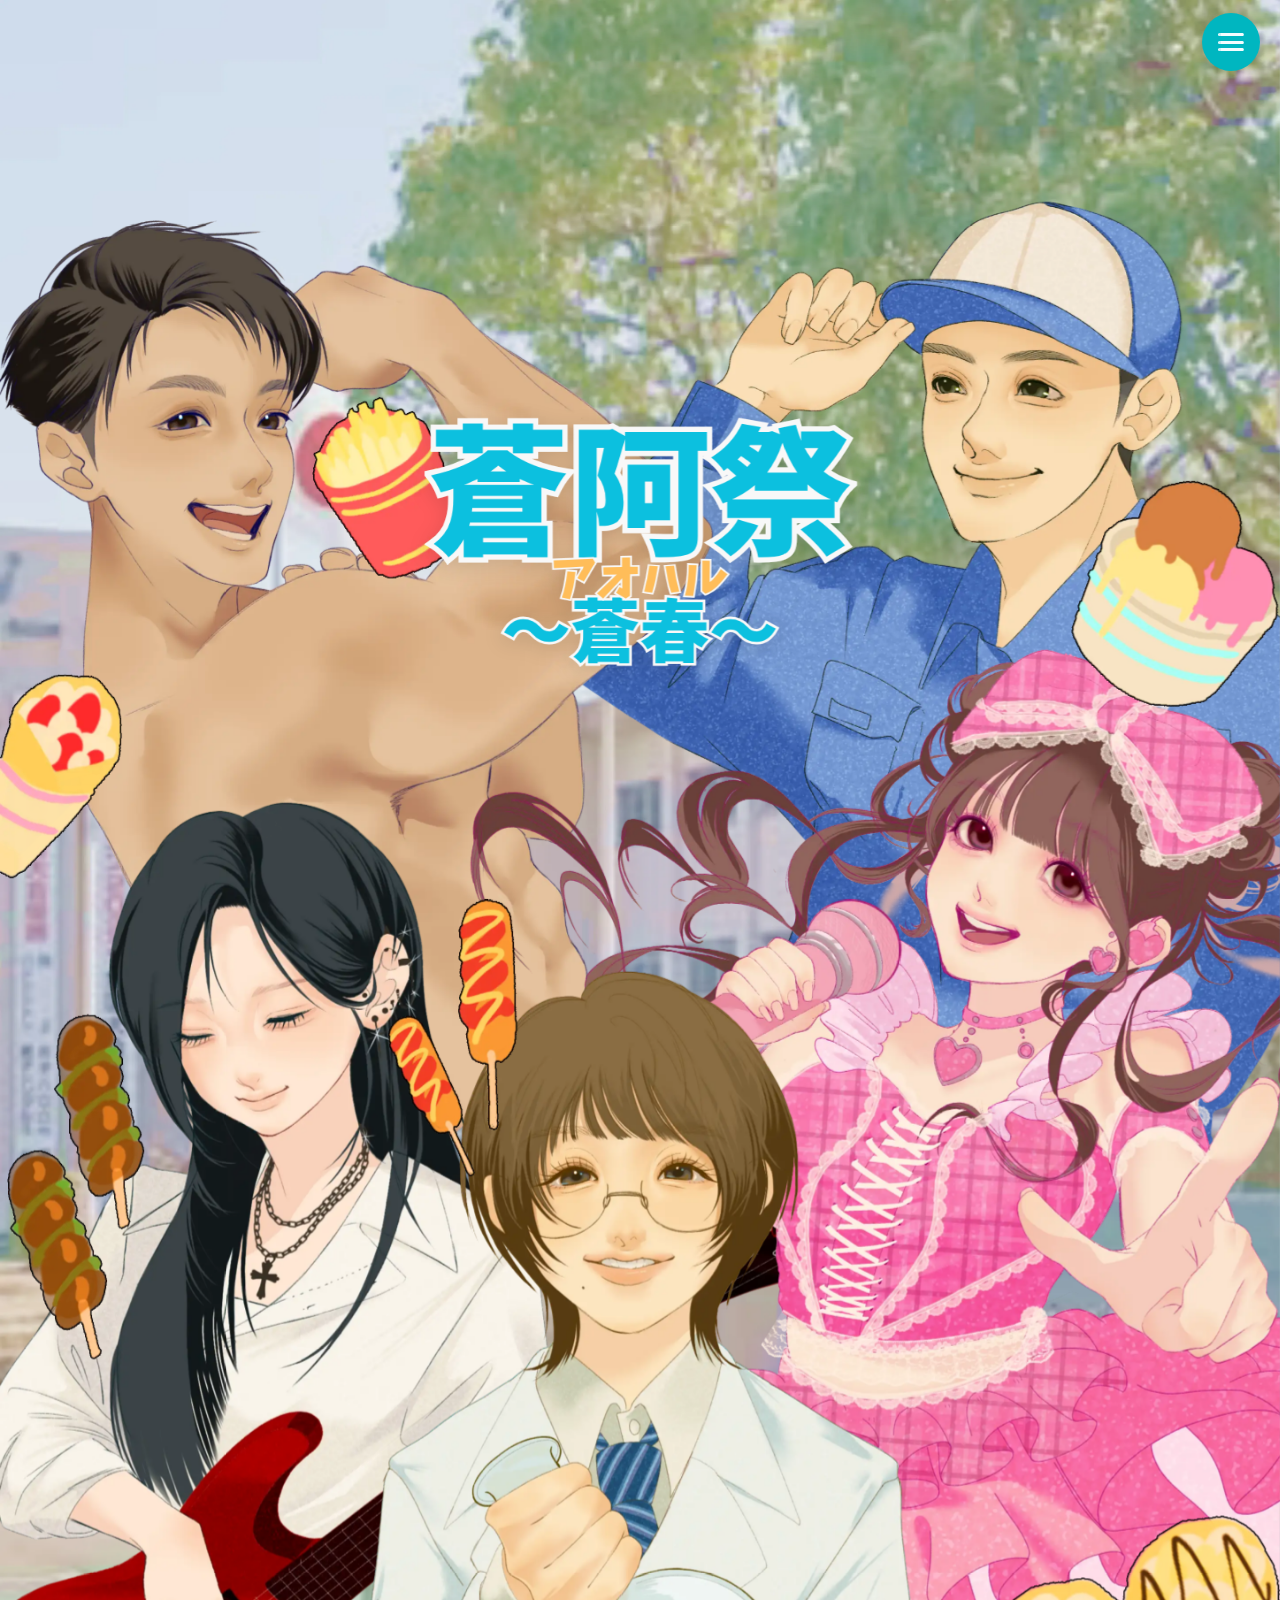
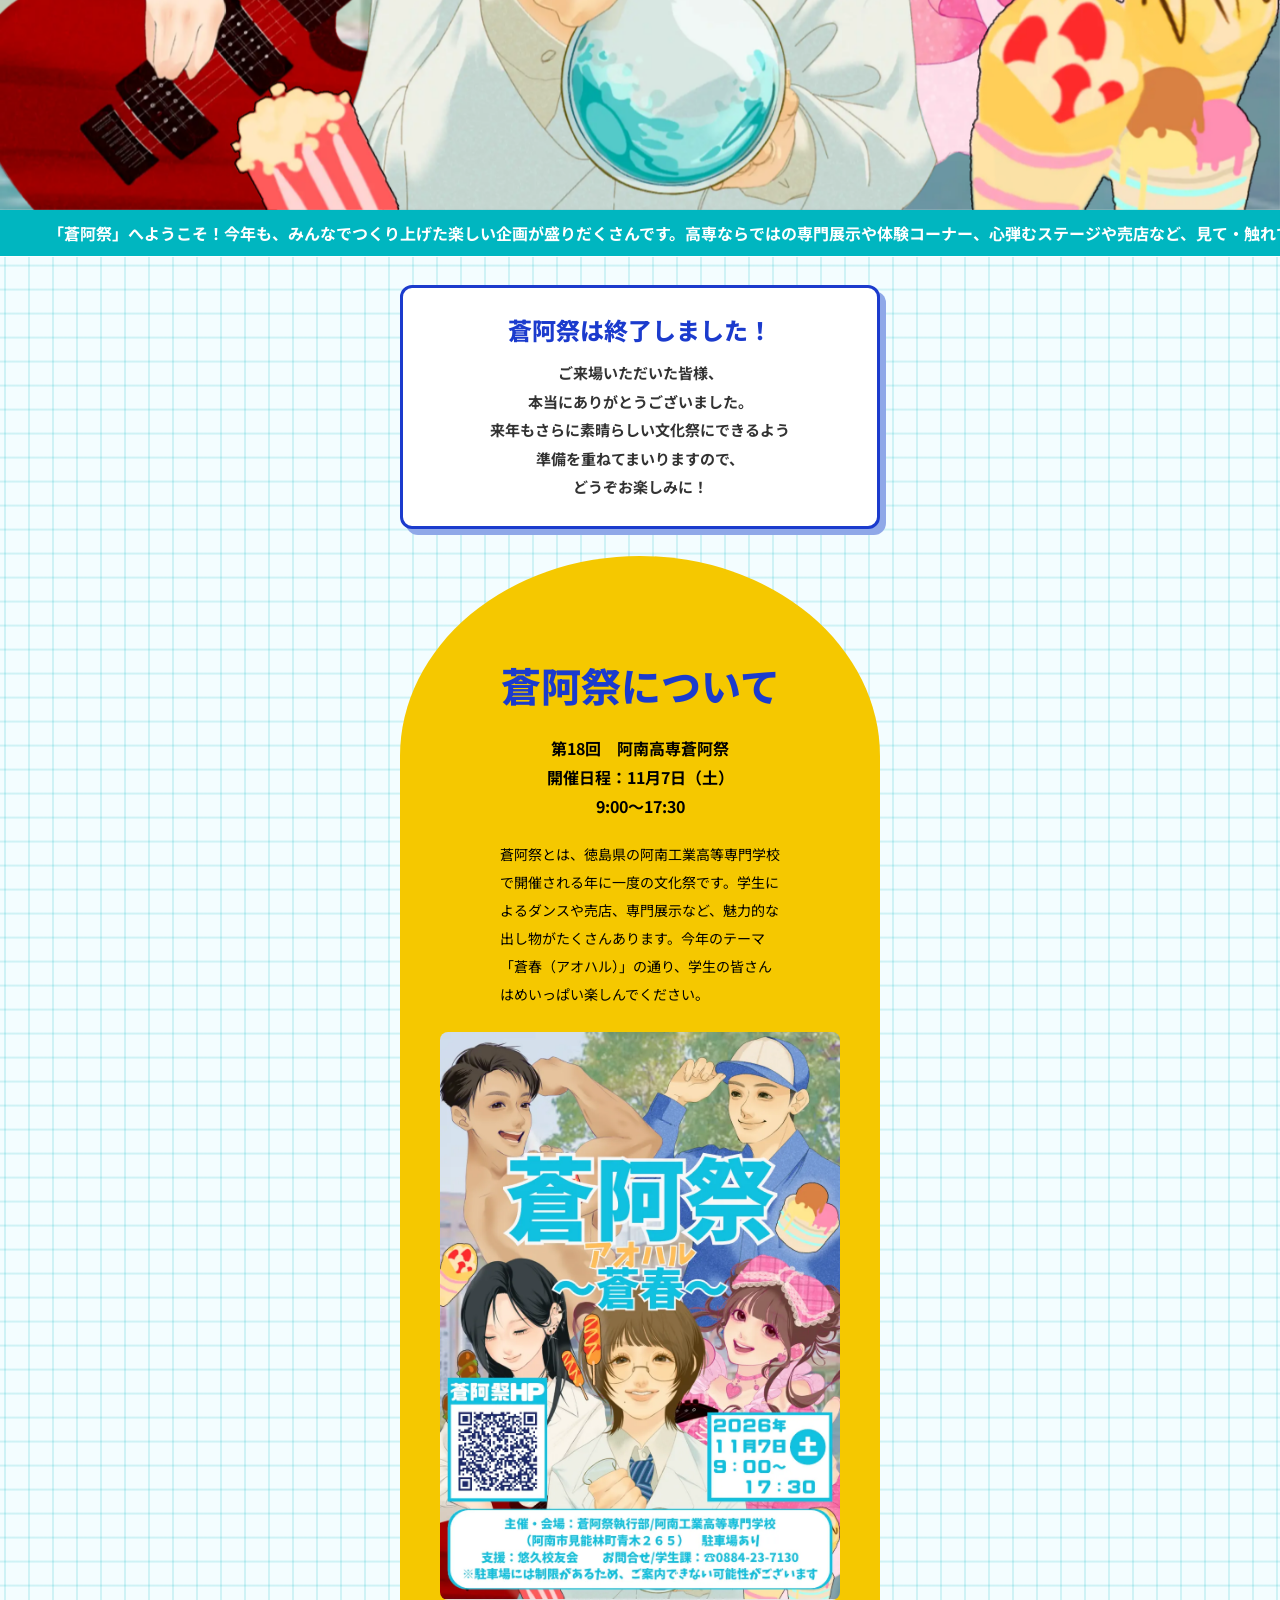
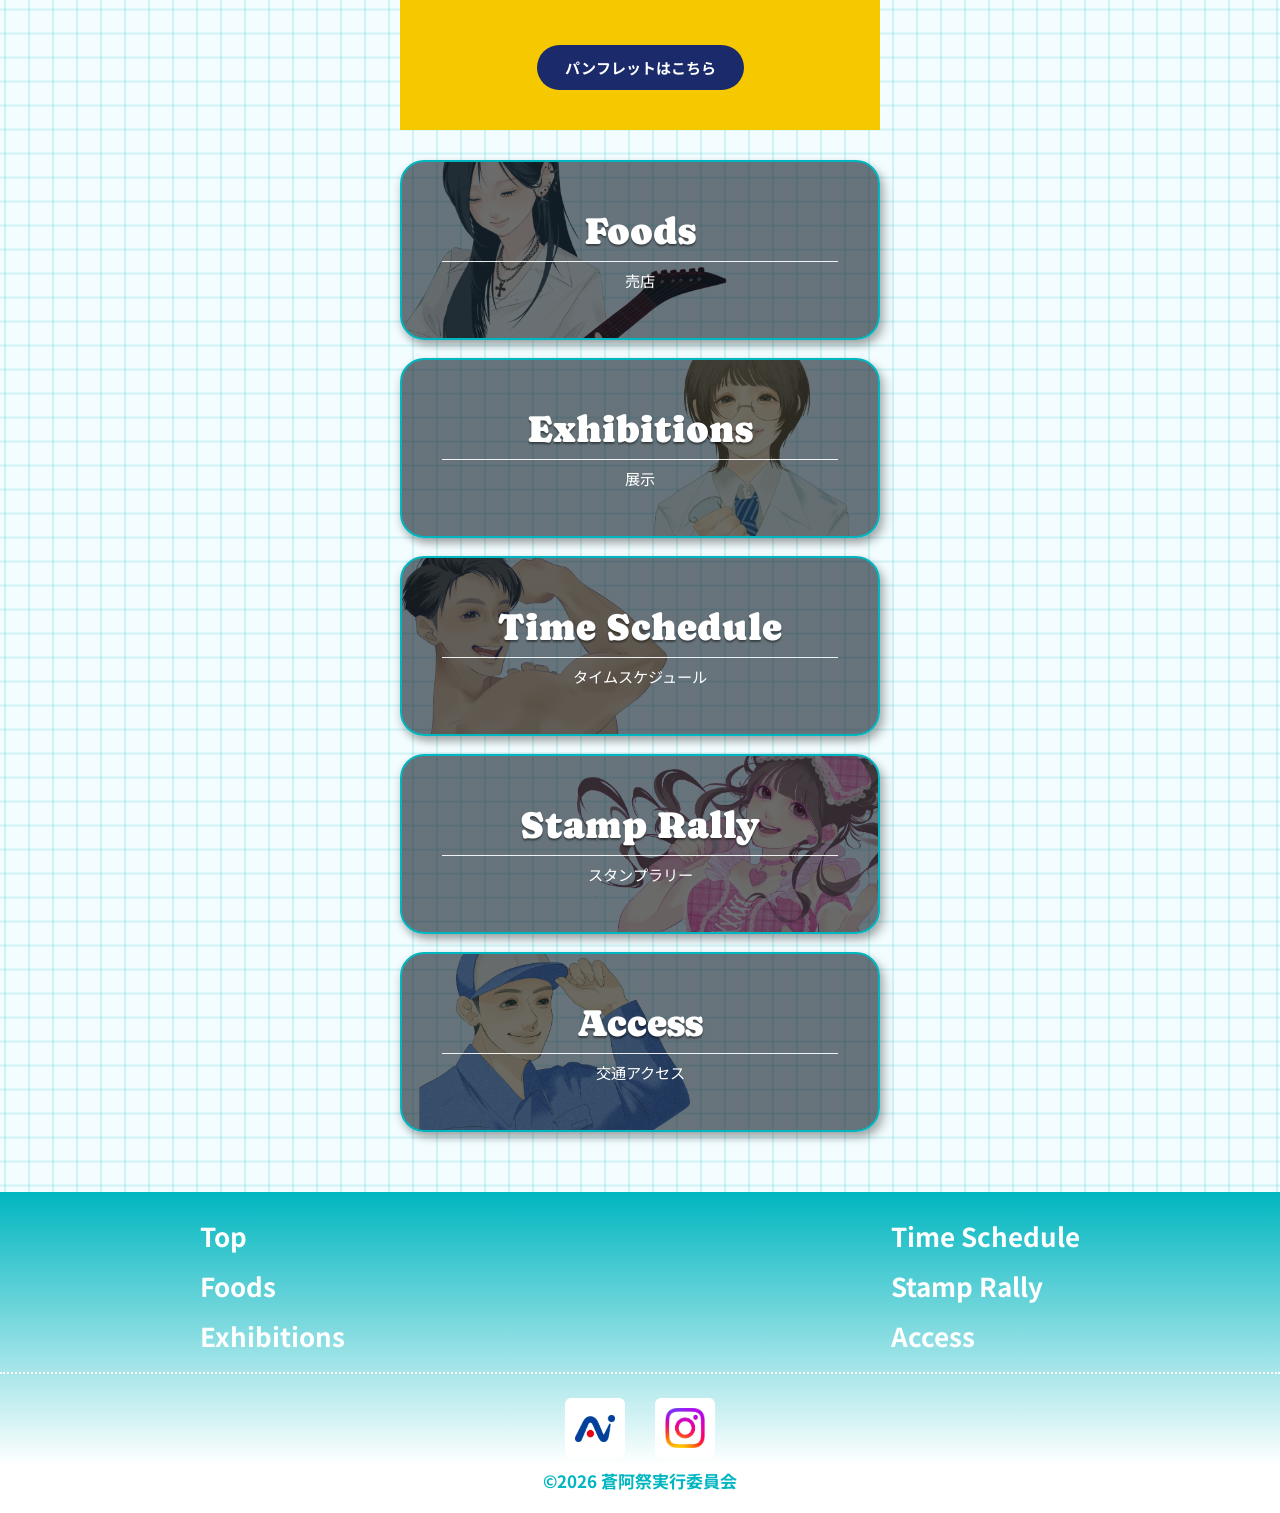
<file: index.html>
<!DOCTYPE html>
<html>

<head>
    <meta charset="UTF-8">
    <meta name="viewport" content="width=device-width, initial-scale=1.0">
    <link rel="icon" href="images/favicon.ico" type="image/x-icon">
    <title>蒼阿祭2026</title>

    <meta property="og:title" content="蒼阿祭2026">
    <meta name="keywords" content="蒼阿祭, 蒼阿祭2026, そうあさい, そうあさい２０２６, Souasai,souasai2026,阿南高専文化祭,阿南高専高専祭">
    <meta name="description" content="蒼阿祭2026の公式ウェブサイト。イベントスケジュール、展示、売店の情報はこちら。">
    <link rel="stylesheet" href="style/main.css">
    <link rel="stylesheet" href="style/menu.css">
    <link rel="stylesheet" href="style/footer.css">

    <link rel="preconnect" href="https://fonts.googleapis.com">
    <link rel="preconnect" href="https://fonts.gstatic.com" crossorigin>
    <link href="https://fonts.googleapis.com/css2?family=Caprasimo&family=Noto+Sans+JP:wght@400;700;800&display=swap"
        rel="stylesheet">
</head>

<body class="dots grid">

    <header class="site-header" id="siteHeader">
        <div class="logo">Menu</div>
        <button class="hamburger-btn" id="menuBtn" aria-label="メニューを開く" aria-expanded="false">
            <span class="hamburger-icon">
                <span></span><span></span><span></span>
            </span>
        </button>
    </header>

    <div class="menu-overlay" id="menuOverlay">
        <nav class="menu-list">
            <ul>
                <li><a href="index.html">トップ</a></li>
                <li><a href="index.html#about">蒼阿祭について</a></li>
                <li><a href="food.html">売店</a></li>
                <li><a href="exhibitions.html">展示・校内マップ</a></li>
                <li><a href="timeschedule.html">タイムスケジュール</a></li>
                <li><a href="stamprally.html">スタンプラリー</a></li>
                <li><a href="access.html">交通アクセス</a></li>
            </ul>
        </nav>

        <div class="contact-card">
            <p class="contact-title">contact</p>
            <p class="contact-label">学生課連絡先:</p>
            <p class="contact-value">0884-23-7130</p>
            <p class="contact-label">住所：〒774-0017</p>
            <p class="contact-value">徳島県阿南市見能林町青木265</p>
        </div>
    </div>

    <main class="hero">

        <!-- 表紙イラスト（全幅表示） -->
        <section class="hyoushi-hero">
            <img class="hyoushi-bg" src="images/hyoushi/background.webp" alt="蒼阿祭2026表紙イラスト" loading="eager">
            <img class="hyoushi-layer" data-depth="back" style="--hyoushi-delay:1s" src="images/hyoushi/kikai.webp" alt="機械" loading="eager">
            <img class="hyoushi-layer" data-depth="back" style="--hyoushi-delay:0.8s" src="images/hyoushi/fijiiku.webp" alt="フィジーク" loading="eager">
            <img class="hyoushi-layer" data-depth="front" style="--hyoushi-delay:0.4s" src="images/hyoushi/gita.webp" alt="ギター" loading="eager">
            <img class="hyoushi-layer" data-depth="front" style="--hyoushi-delay:0.6s" src="images/hyoushi/aidoru.webp" alt="アイドル" loading="eager">
            <img class="hyoushi-layer" data-depth="front" style="--hyoushi-delay:0.2s" src="images/hyoushi/kagaku.webp" alt="化学" loading="eager">
            <img class="hyoushi-foods" src="images/hyoushi/foods.webp" alt="売店の食べ物" loading="eager">
            <img class="hyoushi-logo" src="images/hyoushi/logo.png" alt="蒼阿祭 アオハル 〜蒼春〜" loading="eager">
        </section>

        <!-- ヒーローカード（index2.htmlより） -->
        <section class="hero-card">
            <div class="ticker anim-fade-up" style="--anim-delay:0.52s" aria-label="蒼阿祭からのお知らせ">
                <div class="ticker-track">
                    <span>「蒼阿祭」へようこそ！今年も、みんなでつくり上げた楽しい企画が盛りだくさんです。高専ならではの専門展示や体験コーナー、心弾むステージや売店など、見て・触れて・味わって楽しめる出し物をご用意しました。気になる場所を自由に巡りながら、笑顔いっぱいの一日を過ごしてください。&emsp;&emsp;&emsp;</span>
                    <span
                        aria-hidden="true">「蒼阿祭」へようこそ！今年も、みんなでつくり上げた楽しい企画が盛りだくさんです。高専ならではの専門展示や体験コーナー、心弾むステージや売店など、見て・触れて・味わって楽しめる出し物をご用意しました。気になる場所を自由に巡りながら、笑顔いっぱいの一日を過ごしてください。&emsp;&emsp;&emsp;</span>
                </div>
            </div>
        </section>

        <!-- 終了のお知らせ -->
        <section class="notice-box anim-fade-up" style="--anim-delay:0.05s">
            <p class="notice-title">蒼阿祭は終了しました！</p>
            <p class="notice-text">
                ご来場いただいた皆様、<br>
                本当にありがとうございました。<br>
                来年もさらに素晴らしい文化祭にできるよう<br>
                準備を重ねてまいりますので、<br>
                どうぞお楽しみに！<br>
            </p>
        </section>

        <!-- 黄色いスペース（index.htmlより） -->
        <section id="about" class="about-section anim-fade-up" style="--anim-delay:0.1s">
            <h2 class="about-heading">蒼阿祭について</h2>

            <p class="about-sub">
                第18回　阿南高専蒼阿祭<br>
                開催日程：11月7日（土）<br>
                9:00～17:30
            </p>

            <p class="about-body">
                蒼阿祭とは、徳島県の阿南工業高等専門学校で開催される年に一度の文化祭です。学生によるダンスや売店、専門展示など、魅力的な出し物がたくさんあります。今年のテーマ「蒼春（アオハル）」の通り、学生の皆さんはめいっぱい楽しんでください。
            </p>

            <div class="about-img">
                <img src="images/hyoushi/panhuretto.webp" alt="蒼阿祭パンフレット">
            </div>

            <a href="files/2026pamphlet.pdf" class="download-btn" download>パンフレットはこちら</a>
        </section>

        <!-- ページカード一覧（index2.htmlより） -->
        <nav class="page-cards" aria-label="ページ一覧">
            <a class="page-card scroll-card" style="--card-delay:0s; background-image:linear-gradient(rgba(17,31,42,.62),rgba(17,31,42,.62)), url(images/hyoushi/gita.webp); background-position:center,center 70%; background-size:cover,cover; background-repeat:no-repeat" href="food.html">
                <span class="page-card-title">Foods</span>
                <span class="page-card-line"></span>
                <span class="page-card-subtitle">売店</span>
            </a>
            <a class="page-card scroll-card" style="--card-delay:0.1s; background-image:linear-gradient(rgba(17,31,42,.62),rgba(17,31,42,.62)), url(images/hyoushi/kagaku_2.webp); background-position:center,30% 80%; background-size:cover,100% auto; background-repeat:no-repeat" href="exhibitions.html">
                <span class="page-card-title">Exhibitions</span>
                <span class="page-card-line"></span>
                <span class="page-card-subtitle">展示</span>
            </a>
            <a class="page-card scroll-card" style="--card-delay:0.2s; background-image:linear-gradient(rgba(17,31,42,.62),rgba(17,31,42,.62)), url(images/hyoushi/fijiiku.webp); background-position:center,center 20%; background-size:cover,cover; background-repeat:no-repeat" href="timeschedule.html">
                <span class="page-card-title">Time Schedule</span>
                <span class="page-card-line"></span>
                <span class="page-card-subtitle">タイムスケジュール</span>
            </a>
            <a class="page-card scroll-card" style="--card-delay:0.3s; background-image:linear-gradient(rgba(17,31,42,.62),rgba(17,31,42,.62)), url(images/hyoushi/aidoru.webp); background-position:center,center 55%; background-size:cover,cover; background-repeat:no-repeat" href="stamprally.html">
                <span class="page-card-title">Stamp Rally</span>
                <span class="page-card-line"></span>
                <span class="page-card-subtitle">スタンプラリー</span>
            </a>
            <a class="page-card scroll-card" style="--card-delay:0.4s; background-image:linear-gradient(rgba(17,31,42,.62),rgba(17,31,42,.62)), url(images/hyoushi/kikai_2.webp); background-position:center,center 18%; background-size:cover,cover; background-repeat:no-repeat" href="access.html">
                <span class="page-card-title">Access</span>
                <span class="page-card-line"></span>
                <span class="page-card-subtitle">交通アクセス</span>
            </a>
        </nav>

    </main>

    <footer class="site-footer">
        <nav class="footer-links">
            <ul class="footer-links-col">
                <li><a href="index.html">Top</a></li>
                <li><a href="food.html">Foods</a></li>
                <li><a href="exhibitions.html">Exhibitions</a></li>
            </ul>
            <ul class="footer-links-col">
                <li><a href="timeschedule.html">Time schedule</a></li>
                <li><a href="stamprally.html">Stamp rally</a></li>
                <li><a href="access.html">Access</a></li>
            </ul>
        </nav>

        <hr class="footer-divider">

        <div class="footer-logo">
            <div class="logo-box">
                <a href="https://www.anan-nct.ac.jp/" target="_blank" rel="noopener noreferrer">
                    <img src="images/icons/anan-logo.webp" alt="阿南高専ロゴ">
                </a>
                <a href="https://www.instagram.com/nit.anancollege/" target="_blank" rel="noopener noreferrer">
                    <img src="images/icons/insta-icon.webp" alt="Instagram">
                </a>
            </div>
        </div>

        <p class="footer-copyright">©2026 蒼阿祭実行委員会</p>
    </footer>

    <script>
        // リロード時はスクロール位置を復元、リンク遷移時は一番上（スマホ対応）
        (function() {
            if (history.scrollRestoration) history.scrollRestoration = 'manual';

            // スクロール位置を保存（beforeunload はモバイルで発火しないため pagehide・visibilitychange も併用）
            function saveScroll() {
                sessionStorage.setItem('indexScrollY', window.scrollY);
            }
            window.addEventListener('beforeunload', saveScroll);
            window.addEventListener('pagehide', saveScroll);
            document.addEventListener('visibilitychange', function() {
                if (document.visibilityState === 'hidden') saveScroll();
            });

            // ナビゲーション種別を判定して復元
            window.addEventListener('load', function() {
                var navType = (performance.getEntriesByType('navigation')[0] || {}).type
                    || (performance.navigation && performance.navigation.type === 1 ? 'reload' : 'navigate');
                var savedY = sessionStorage.getItem('indexScrollY');
                sessionStorage.removeItem('indexScrollY');
                if (navType === 'reload' && savedY !== null) {
                    // 描画・アニメーション完了後にスクロール復元
                    requestAnimationFrame(function() {
                        requestAnimationFrame(function() {
                            window.scrollTo(0, parseInt(savedY, 10));
                        });
                    });
                } else {
                    window.scrollTo(0, 0);
                }
            });
        })();

        // スクロールアニメーション

        // 少し下にスクロールしたら「蒼阿祭について」セクションへ自動スクロール
        (function() {
            const aboutSection = document.getElementById('about');
            if (!aboutSection) return;
            let triggered = false;
            // ページ読み込み直後(1秒以内)は自動スクロールしない
            const readyAt = Date.now();
            window.addEventListener('scroll', function() {
                if (triggered) return;
                if (Date.now() - readyAt < 1000) return;
                if (window.scrollY > 60) {
                    triggered = true;
                    aboutSection.scrollIntoView({ behavior: 'smooth' });
                }
            }, { passive: true });
        })();
        const scrollCards = document.querySelectorAll('.scroll-card');
        const observer = new IntersectionObserver((entries) => {
            entries.forEach(entry => {
                if (entry.isIntersecting) {
                    entry.target.classList.add('is-visible');
                    observer.unobserve(entry.target);
                }
            });
        }, { threshold: 0.15 });

        scrollCards.forEach(card => observer.observe(card));

        const menuBtn = document.getElementById('menuBtn');
        const menuOverlay = document.getElementById('menuOverlay');
        const siteHeader = document.getElementById('siteHeader');

        function toggleMenu() {
            const isOpen = menuOverlay.classList.toggle('is-open');
            siteHeader.classList.toggle('is-open', isOpen);
            menuBtn.setAttribute('aria-expanded', isOpen);
            document.body.style.overflow = isOpen ? 'hidden' : '';
        }

        menuBtn.addEventListener('click', toggleMenu);

        document.querySelectorAll('.menu-list a').forEach((link) => {
            link.addEventListener('click', () => {
                if (menuOverlay.classList.contains('is-open')) toggleMenu();
            });
        });
    </script>
</body>

</html>
</file>
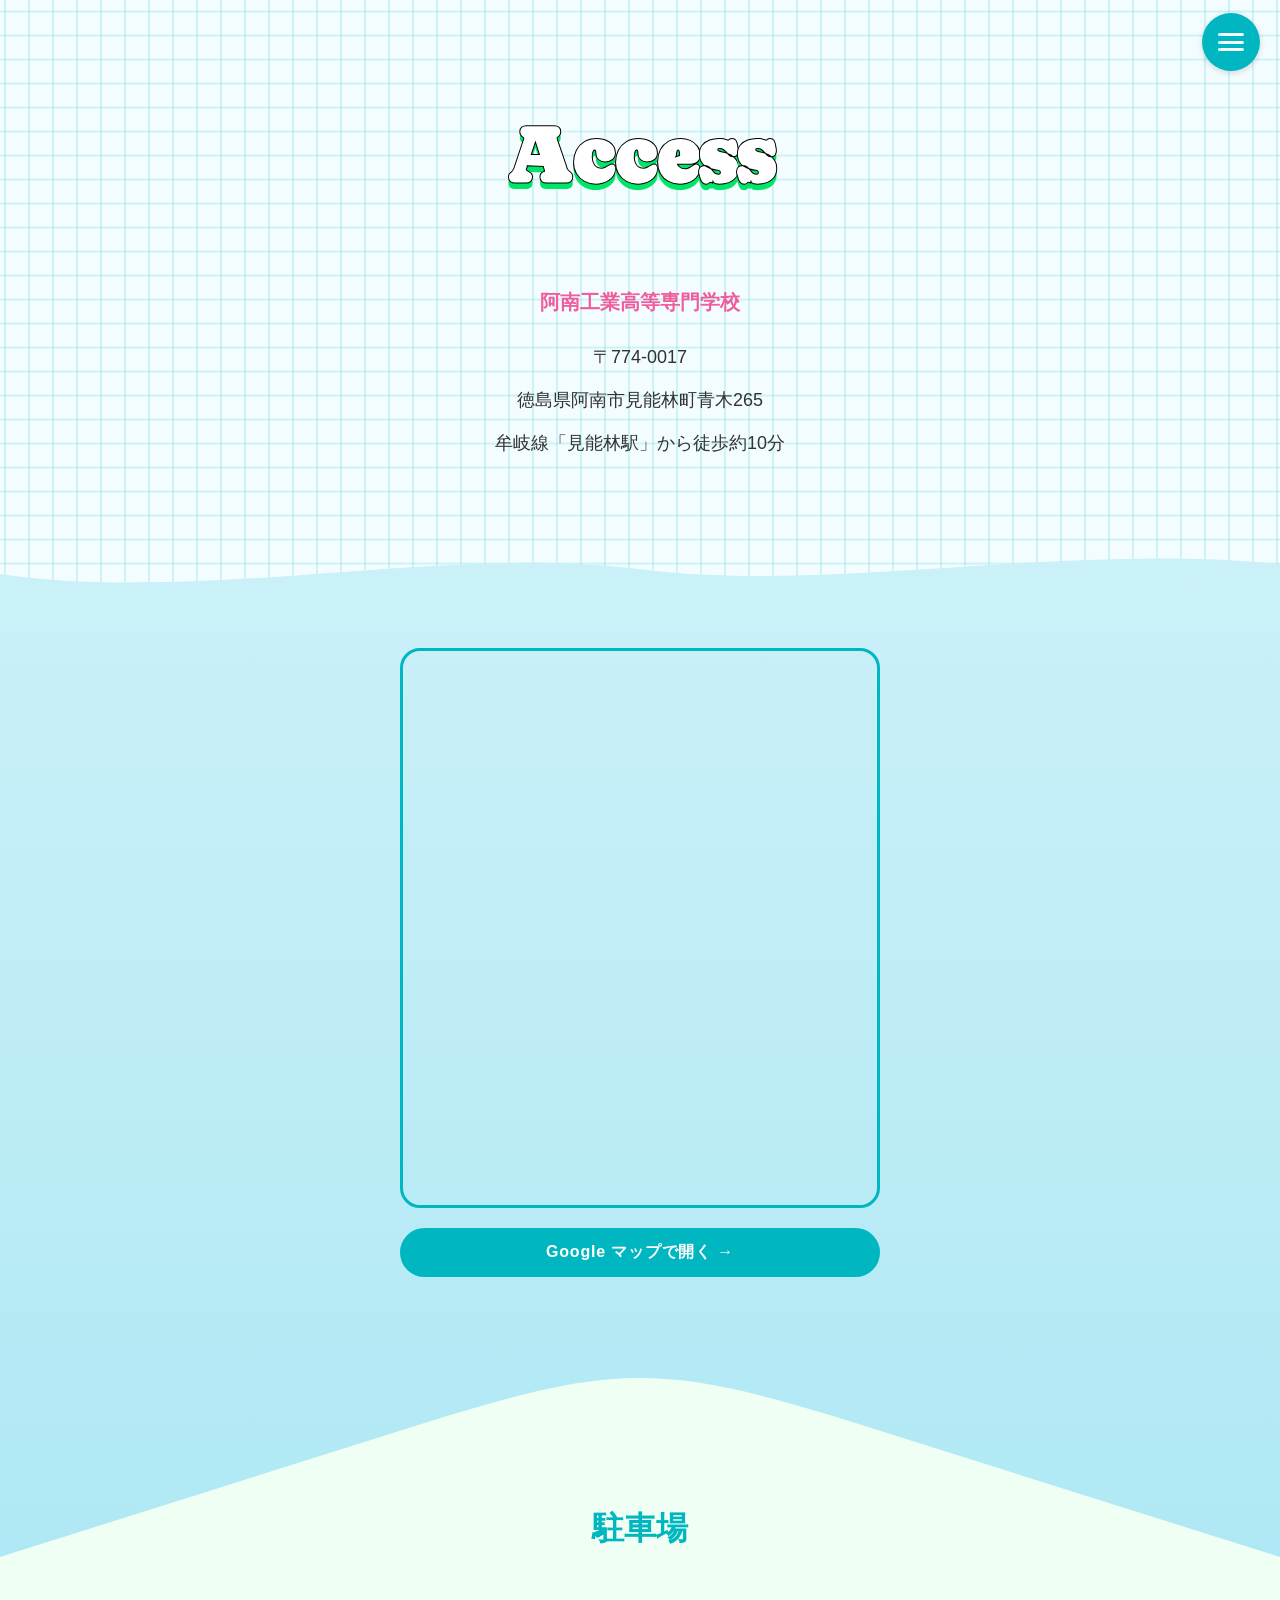
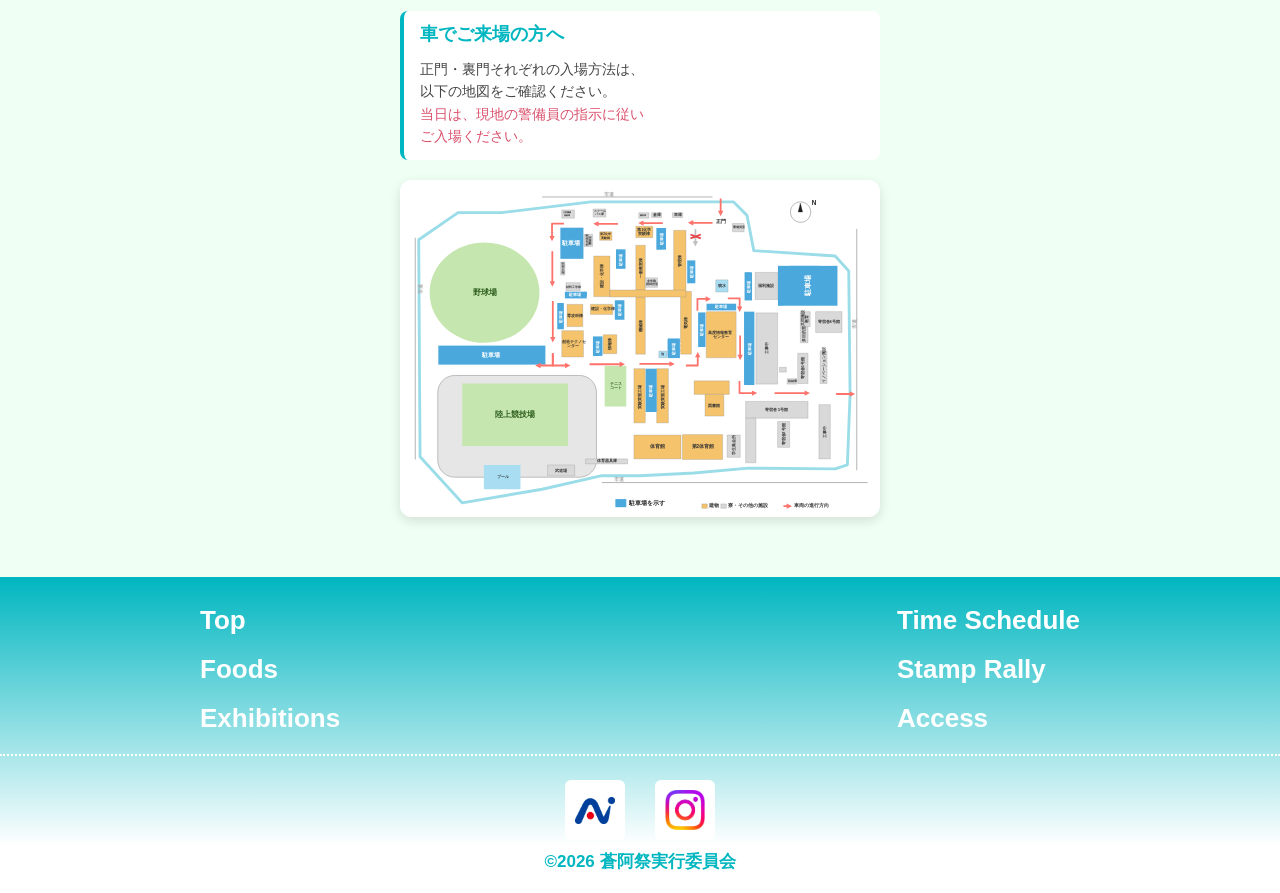
<file: access.html>
<DOCTYPE html>
    <html>

    <head>
        <meta charset="UTF-8">
        <meta name="viewport" content="width=device-width, initial-scale=1.0">
        <link rel="icon" href="images/favicon.ico" type="image/x-icon">
        <title>蒼阿祭2026</title>

        <meta property="og:title" content="蒼阿祭2026">
        <meta name="keywords" content="蒼阿祭, 蒼阿祭2026, そうあさい, そうあさい２０２６, Souasai,souasai2026,阿南高専文化祭,阿南高専高専祭">
        <meta name="description" content="蒼阿祭2026の公式ウェブサイト。イベントスケジュール、展示、売店の情報はこちら。">
        <link rel="stylesheet" href="style/main.css">
        <link rel="stylesheet" href="style/menu.css">
        <link rel="stylesheet" href="style/footer.css">
        <link rel="stylesheet" href="style/stamprally.css">

        <link rel="preconnect" href="https://fonts.googleapis.com">
        <link rel="preconnect" href="https://fonts.gstatic.com" crossorigin>
        <link href="https://fonts.googleapis.com/css2?family=Caprasimo&display=swap" rel="stylesheet">

        <link href="https://fonts.googleapis.com/css2?family=Caprasimo&display=swap" rel="stylesheet">

        <style>
            h1 {
                font-family: "Caprasimo", serif;
                font-size: 80px;
                color: #fff;
                -webkit-text-stroke: 1px #000;
                text-stroke: 1px #151515;
                text-shadow: 0 6px 0 #00E668;
                margin-top: 110px;
                /* 追加:固定ヘッダー(84px)の下に余白を作る */
                text-align: center;
                /* 追加:文字を中央揃えに */
            }

            @media (max-width: 768px) {
                h1 {
                    font-size: 50px;
                    /* スマホ用にフォントサイズを調整 */
                }
            }

            /* ===== アクセスセクション ===== */
            .access-section {
                max-width: 480px;
                margin: 0 auto 8px;
                padding: 0 16px;
                display: flex;
                flex-direction: column;
                align-items: stretch;
                gap: 20px;
            }

            /* info-cardの独自max-widthを上書き */
            .access-section .info-card {
                max-width: 100%;
                width: 100%;
                box-sizing: border-box;
            }

            .access-map-wrap {
                margin-top: 16px;
                width: 100%;
                height: 560px;
                border-radius: 20px;
                overflow: hidden;
                border: 3px solid #00B6C0;
                box-sizing: border-box;
            }

            .access-map-wrap iframe {
                display: block;
            }

            .access-map-btn {
                display: block;
                width: 100%;
                box-sizing: border-box;
                background: #00B6C0;
                color: #fff;
                font-weight: 700;
                font-size: 16px;
                padding: 14px 28px;
                border-radius: 999px;
                text-decoration: none;
                letter-spacing: 0.05em;
                text-align: center;
                transition: background 0.2s;
            }

            .access-map-btn:hover {
                background: #009aa3;
            }

            @media (max-width: 768px) {
                .access-map-wrap {
                margin-top: 16px;
                    height: 440px;
                }
                .access-section {
                    margin-bottom: 8px;
                }
                .access-wave-top {
                    top: -90px;
                    height: 120px;
                }
            }

            /* ===== 地図エリア 波＋背景セクション ===== */
            .access-map-section {
                position: relative;
                width: 100vw;
                margin-left: calc(50% - 50vw);
                margin-right: calc(50% - 50vw);
                background: linear-gradient(to bottom, #caf0f8, #ade8f4);
                padding: 28px 16px 300px;
                box-sizing: border-box;
            }

            .access-wave-top {
                position: absolute;
                top: -90px;
                left: 0;
                width: 100%;
                height: 120px;
                display: block;
            }

            .access-map-inner {
                max-width: 480px;
                margin: 0 auto;
                display: flex;
                flex-direction: column;
                gap: 20px;
                position: relative;
                z-index: 5;
                padding-bottom: 40px;
            }
            /* ===== 駐車場 山型セパレーター ===== */
            .access-parking-mountain {
                position: relative;
                margin-top: -300px;
                width: 100vw;
                margin-left: calc(50% - 50vw);
                margin-right: calc(50% - 50vw);
                height: 300px;
                z-index: 3;
                pointer-events: none;
            }
            .access-parking-mountain svg {
                width: 100%;
                height: 100%;
                display: block;
                position: relative;
                z-index: 1;
            }

            /* ===== 駐車場 背景エリア ===== */
            .access-parking-bg {
                position: relative;
                z-index: 4;
                width: 100vw;
                margin-left: calc(50% - 50vw);
                margin-right: calc(50% - 50vw);
                background: #f0fff4;
                margin-top: 0;
                padding: 0 16px 60px;
                box-sizing: border-box;
            }
            .access-parking-inner {
                max-width: 480px;
                margin: 0 auto;
                padding-top: 90px;
            }

            .parking-desc {
                background: #fff;
                border-left: 4px solid #00b6c0;
                border-radius: 8px;
                padding: 12px 16px;
                margin-bottom: 20px;
            }
            .parking-desc-lead {
                font-size: 18px;
                font-weight: 700;
                color: #00b6c0;
                margin: 0 0 12px;
                line-height: 1.3;
            }
            .parking-desc-body {
                font-size: 14px;
                color: #444;
                margin: 0;
                line-height: 1.6;
            }
            .parking-desc-notice {
                color: #d9506b;
            }

            /* ===== 駐車場マップ（枠内だけで拡大・縮小・移動） ===== */
            .parking-map {
                position: relative;
                width: 100%;
                overflow: hidden;
                border-radius: 12px;
                box-shadow: 0 4px 12px rgba(0,0,0,0.12);
                background: #fff;
                margin-top: 4px;
                touch-action: pan-y;
                -webkit-user-select: none;
                user-select: none;
                -webkit-tap-highlight-color: transparent;
            }
            .parking-map.is-zoomed {
                touch-action: none;
                cursor: grab;
            }
            .parking-map.is-dragging {
                cursor: grabbing;
            }
            .parking-map-stage {
                transform-origin: 0 0;
            }
            .parking-map-stage img {
                display: block;
                width: 100%;
                height: auto;
                pointer-events: none;
                -webkit-user-drag: none;
            }
        </style>

    </head>

    <body class="dots grid">

        <header class="site-header" id="siteHeader">
            <div class="logo">Menu</div>
            <button class="hamburger-btn" id="menuBtn" aria-label="メニューを開く" aria-expanded="false">
                <span class="hamburger-icon">
                    <span></span><span></span><span></span>
                </span>
            </button>
        </header>

        <div class="menu-overlay" id="menuOverlay">
            <nav class="menu-list">
                <ul>
                    <li><a href="index.html">トップ</a></li>
                    <li><a href="index.html#about">蒼阿祭について</a></li>
                    <li><a href="food.html">売店</a></li>
                    <li><a href="exhibitions.html">展示・校内マップ</a></li>
                    <li><a href="timeschedule.html">タイムスケジュール</a></li>
                    <li><a href="stamprally.html">スタンプラリー</a></li>
                    <li><a href="access.html">交通アクセス</a></li>
                </ul>
            </nav>

            <div class="contact-card">
                <p class="contact-title">contact</p>
                <p class="contact-label">学生課連絡先:</p>
                <p class="contact-value">0884-23-7130</p>
                <p class="contact-label">住所：〒774-0017</p>
                <p class="contact-value">徳島県阿南市見能林町青木265</p>
            </div>
        </div>

        <h1>Access</h1>

        <section class="access-section">

            <div class="info-card">
                <div class="info-card-badge" style="font-size:20px;">阿南工業高等専門学校</div>
                <p class="info-card-text">
                    〒774-0017<br>
                    徳島県阿南市見能林町青木265<br>
                    牟岐線「見能林駅」から徒歩約10分
                </p>
            </div>

        </section>

        <div class="access-map-section">
            <svg class="access-wave-top" viewBox="0 0 375 120" preserveAspectRatio="none" aria-hidden="true" xmlns="http://www.w3.org/2000/svg">
                <!-- section 上端(y=90)以降を確実に埋める solid rect -->
                <rect x="0" y="88" width="375" height="32" fill="#caf0f8"/>
                <!-- 大きい波 -->
                <path d="M0,60 C60,90 130,30 187,55 C244,80 310,28 375,50 L375,120 L0,120 Z" fill="#caf0f8"/>
                <!-- 小さい奥の波（同系色で継ぎ目なし） -->
                <path d="M0,75 C80,55 160,85 230,68 C295,52 340,78 375,65 L375,120 L0,120 Z" fill="#caf0f8"/>
            </svg>
            <div class="access-map-inner">
                <div class="access-map-wrap">
                    <iframe
                        src="https://maps.google.com/maps?q=%E9%98%BF%E5%8D%97%E5%B7%A5%E6%A5%AD%E9%AB%98%E7%AD%89%E5%B0%82%E9%96%80%E5%AD%A6%E6%A0%A1&hl=ja&z=15&output=embed"
                        width="100%"
                        height="100%"
                        style="border:0;"
                        allowfullscreen=""
                        loading="lazy"
                        referrerpolicy="no-referrer-when-downgrade"
                        title="阿南工業高等専門学校 地図">
                    </iframe>
                </div>

                <a href="https://maps.google.com/maps?q=阿南工業高等専門学校"
                   target="_blank"
                   rel="noopener noreferrer"
                   class="access-map-btn">
                    Google マップで開く →
                </a>

            </div>
        </div>

        <!-- 山型セパレーター -->
        <div class="access-parking-mountain">
            <svg viewBox="0 0 375 300" preserveAspectRatio="none" xmlns="http://www.w3.org/2000/svg">
                <!-- 山の両サイドを青で塗り（青セクションの終わりをコーナーに合わせる） -->
                <!-- 緑の山 -->
                <path d="M0,240 L130,100 C180,48 195,48 245,100 L375,240 L375,300 L0,300 Z" fill="#f0fff4"/>
            </svg>
        </div>

        <!-- 駐車場マップエリア -->
        <div class="access-parking-bg">
            <div class="access-parking-inner">
                <h2 class="access-section-title" style="color:#00B6C0; margin-bottom:60px; font-size:2rem; font-weight:800; text-align:center; position:relative; margin-top:-200px;">駐車場</h2>
                <div class="parking-desc"><p class="parking-desc-lead">車でご来場の方へ</p><p class="parking-desc-body">正門・裏門それぞれの入場方法は、<br>以下の地図をご確認ください。<br><span class="parking-desc-notice">当日は、現地の警備員の指示に従い<br>ご入場ください。</span></p></div>
                <div class="parking-map" id="parkingMap">
                    <div class="parking-map-stage" id="parkingMapStage">
                        <img src="images/maps/parking.svg" alt="駐車場" draggable="false">
                    </div>
                </div>
            </div>
        </div>


        <footer class="site-footer">
            <nav class="footer-links">
                <ul class="footer-links-col">
                    <li><a href="index.html">Top</a></li>
                    <li><a href="food.html">Foods</a></li>
                    <li><a href="exhibitions.html">Exhibitions</a></li>
                </ul>
                <ul class="footer-links-col">
                    <li><a href="timeschedule.html">Time schedule</a></li>
                    <li><a href="stamprally.html">Stamp rally</a></li>
                    <li><a href="access.html">Access</a></li>

                </ul>
            </nav>

            <hr class="footer-divider">

            <div class="footer-logo">
                <div class="logo-box">
                    <a href="https://www.anan-nct.ac.jp/" target="_blank" rel="noopener noreferrer">
                        <img src="images/icons/anan-logo.webp" alt="阿南高専ロゴ">
                    </a>
                    <a href="https://www.instagram.com/nit.anancollege/" target="_blank" rel="noopener noreferrer">
                        <img src="images/icons/insta-icon.webp" alt="Instagram">
                    </a>
                </div>
            </div>

            <p class="footer-copyright">©2026 蒼阿祭実行委員会</p>
        </footer>


        <script>
            const menuBtn = document.getElementById('menuBtn');
            const menuOverlay = document.getElementById('menuOverlay');
            const siteHeader = document.getElementById('siteHeader');

            function toggleMenu() {
                const isOpen = menuOverlay.classList.toggle('is-open');
                siteHeader.classList.toggle('is-open', isOpen);
                menuBtn.setAttribute('aria-expanded', isOpen);
                document.body.style.overflow = isOpen ? 'hidden' : '';
            }

            menuBtn.addEventListener('click', toggleMenu);

            // メニュー項目をクリックしたら閉じる
            document.querySelectorAll('.menu-list a').forEach((link) => {
                link.addEventListener('click', () => {
                    if (menuOverlay.classList.contains('is-open')) toggleMenu();
                });
            });
        </script>
        <script>
            // 駐車場マップ：マップ枠の中だけで拡大・縮小・移動できるようにする
            (function () {
                const map = document.getElementById('parkingMap');
                const stage = document.getElementById('parkingMapStage');
                if (!map || !stage) return;

                const MIN_SCALE = 1;
                const MAX_SCALE = 4;
                let scale = 1;
                let tx = 0; // 枠内でのずれ（px）
                let ty = 0;

                const pointers = new Map();
                let pinch = null; // ピンチ開始時の状態
                let drag = null;  // 1本指／マウスでのドラッグ開始状態
                let lastTap = 0;

                // 画像が枠の外に出すぎないように位置を制限
                function clampPos() {
                    const w = map.clientWidth;
                    const h = map.clientHeight;
                    tx = Math.min(0, Math.max(w - w * scale, tx));
                    ty = Math.min(0, Math.max(h - h * scale, ty));
                }

                function render() {
                    clampPos();
                    stage.style.transform = 'translate(' + tx + 'px,' + ty + 'px) scale(' + scale + ')';
                    map.classList.toggle('is-zoomed', scale > MIN_SCALE);
                }

                // 枠内の座標 (x, y) を中心に倍率を変更
                function zoomAt(nextScale, x, y) {
                    nextScale = Math.min(MAX_SCALE, Math.max(MIN_SCALE, nextScale));
                    const cx = (x - tx) / scale; // その位置の画像上の座標
                    const cy = (y - ty) / scale;
                    scale = nextScale;
                    tx = x - cx * scale;
                    ty = y - cy * scale;
                    render();
                }

                function resetView() {
                    scale = MIN_SCALE;
                    tx = 0;
                    ty = 0;
                    render();
                }

                function localPoint(clientX, clientY) {
                    const r = map.getBoundingClientRect();
                    return { x: clientX - r.left, y: clientY - r.top };
                }

                function startDrag(p) {
                    drag = { x: p.clientX, y: p.clientY, tx: tx, ty: ty };
                }

                function startPinch() {
                    const pts = Array.from(pointers.values());
                    const a = pts[0];
                    const b = pts[1];
                    const mid = localPoint((a.clientX + b.clientX) / 2, (a.clientY + b.clientY) / 2);
                    pinch = {
                        dist: Math.hypot(a.clientX - b.clientX, a.clientY - b.clientY),
                        scale: scale,
                        cx: (mid.x - tx) / scale,
                        cy: (mid.y - ty) / scale
                    };
                    drag = null;
                }

                map.addEventListener('pointerdown', function (e) {
                    pointers.set(e.pointerId, e);
                    try { map.setPointerCapture(e.pointerId); } catch (_) {}

                    if (pointers.size === 2) {
                        startPinch();
                    } else if (pointers.size === 1) {
                        const now = Date.now();
                        if (now - lastTap < 300) {
                            // ダブルタップで拡大／元に戻す
                            const p = localPoint(e.clientX, e.clientY);
                            if (scale > MIN_SCALE) resetView();
                            else zoomAt(2, p.x, p.y);
                            lastTap = 0;
                            drag = null;
                        } else {
                            lastTap = now;
                            startDrag(e);
                        }
                    }
                });

                map.addEventListener('pointermove', function (e) {
                    if (!pointers.has(e.pointerId)) return;
                    pointers.set(e.pointerId, e);

                    if (pinch && pointers.size >= 2) {
                        // ピンチで拡大縮小（2本指の中心移動でパンも可能）
                        const pts = Array.from(pointers.values());
                        const a = pts[0];
                        const b = pts[1];
                        const dist = Math.hypot(a.clientX - b.clientX, a.clientY - b.clientY);
                        const mid = localPoint((a.clientX + b.clientX) / 2, (a.clientY + b.clientY) / 2);
                        scale = Math.min(MAX_SCALE, Math.max(MIN_SCALE, pinch.scale * dist / pinch.dist));
                        tx = mid.x - pinch.cx * scale;
                        ty = mid.y - pinch.cy * scale;
                        render();
                        e.preventDefault();
                        return;
                    }

                    // 拡大中のみ、ドラッグで画像を移動
                    if (drag && scale > MIN_SCALE) {
                        tx = drag.tx + (e.clientX - drag.x);
                        ty = drag.ty + (e.clientY - drag.y);
                        map.classList.add('is-dragging');
                        render();
                        e.preventDefault();
                    }
                });

                function endPointer(e) {
                    if (!pointers.has(e.pointerId)) return;
                    pointers.delete(e.pointerId);
                    try { map.releasePointerCapture(e.pointerId); } catch (_) {}

                    if (pointers.size < 2) pinch = null;
                    if (pointers.size === 1) {
                        startDrag(pointers.values().next().value);
                    } else if (pointers.size === 0) {
                        drag = null;
                        map.classList.remove('is-dragging');
                    }
                }
                map.addEventListener('pointerup', endPointer);
                map.addEventListener('pointercancel', endPointer);

                // Ctrl／⌘ + ホイールで拡大縮小（枠の上にあるときだけ）
                map.addEventListener('wheel', function (e) {
                    if (!e.ctrlKey && !e.metaKey) return;
                    e.preventDefault();
                    const p = localPoint(e.clientX, e.clientY);
                    zoomAt(scale * (e.deltaY < 0 ? 1.15 : 1 / 1.15), p.x, p.y);
                }, { passive: false });

                window.addEventListener('resize', render);
            })();
        </script>
        <script src="https://cdnjs.cloudflare.com/ajax/libs/gsap/3.12.5/gsap.min.js"></script>
        <script src="scripts/h1-slide-anim.js"></script>
    </body>

    </html>
</file>
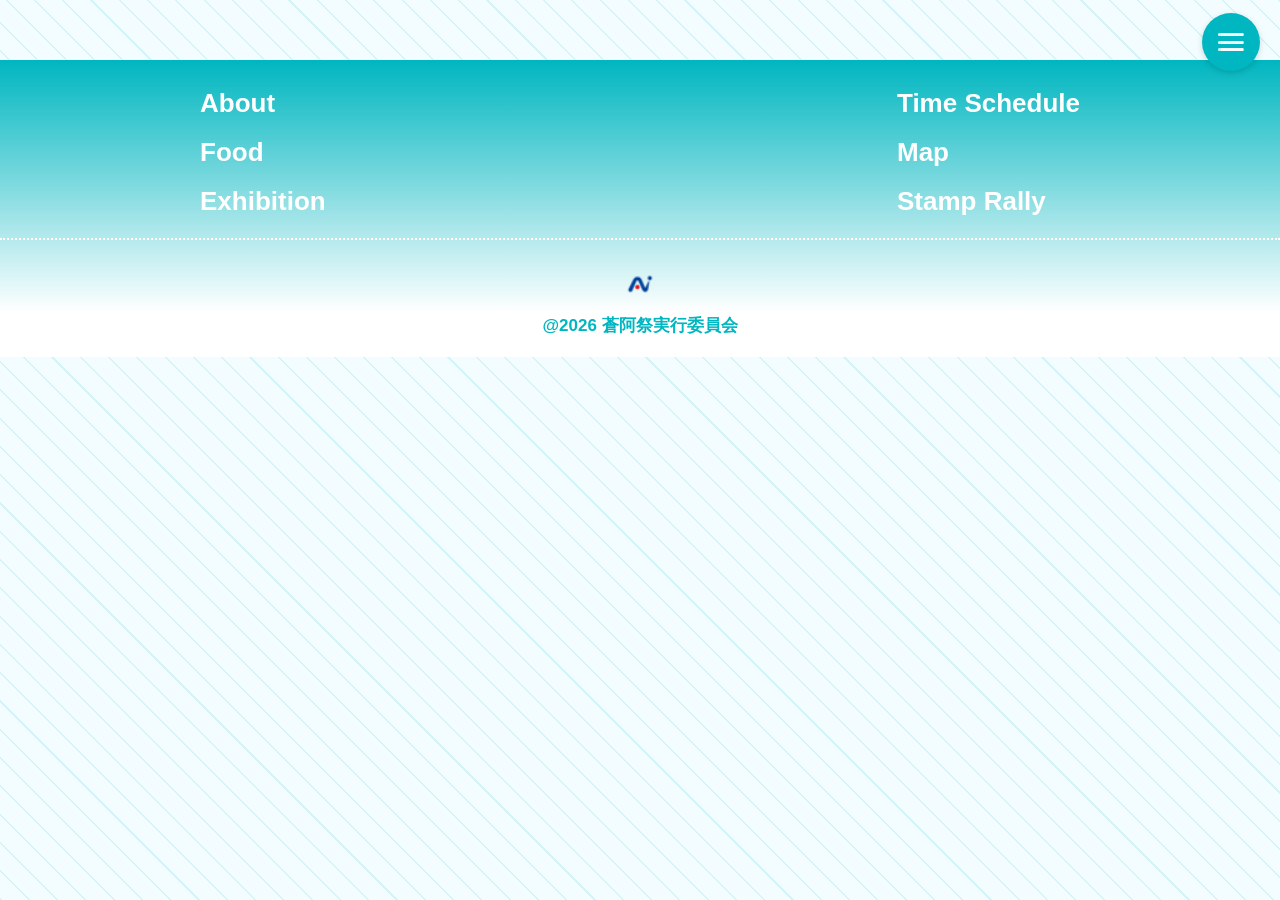
<file: exhibition.html>
<DOCTYPE html>
<html>
    <head>
        <meta charset="UTF-8">
        <meta name="viewport" content="width=device-width, initial-scale=1.0">
        <link rel="icon" href="images/favicon.ico" type="image/x-icon">
        <title>蒼阿祭2026</title>

        <meta property="og:title" content="蒼阿祭2026">
        <meta name="keywords" content="蒼阿祭, 蒼阿祭2026, そうあさい, そうあさい２０２６, Souasai,souasai2026,阿南高専文化祭,阿南高専高専祭">
        <meta name="description" content="蒼阿祭2026の公式ウェブサイト。イベントスケジュール、展示、模擬店の情報はこちら。">
        <link rel="stylesheet" href="style/main.css">
        <link rel="stylesheet" href="style/menu.css">
        <link rel="stylesheet" href="style/footer.css">

        <link rel="preconnect" href="https://fonts.googleapis.com">
        <link rel="preconnect" href="https://fonts.gstatic.com" crossorigin>
        <link href="https://fonts.googleapis.com/css2?family=Caprasimo&display=swap" rel="stylesheet">    </head>

    <body class="dots">

        <header class="site-header" id="siteHeader">
            <div class="logo">Menu</div>
            <button class="hamburger-btn" id="menuBtn" aria-label="メニューを開く" aria-expanded="false">
            <span class="hamburger-icon">
                <span></span><span></span><span></span>
            </span>
            </button>
        </header>

        <div class="menu-overlay" id="menuOverlay">
            <nav class="menu-list">
            <ul>
                <li><a href="index.html">トップ</a></li>
                <li><a href="index.html">蒼阿祭について</a></li>
                <li><a href="food.html">売店</a></li>
                <li><a href="exhibitions.html">展示</a></li>
                <li><a href="timeschedule.html">タイムスケジュール</a></li>
                <li><a href="stamprally.html">スタンプラリー</a></li>
                <li><a href="#">交通アクセス</a></li>
            </ul>
            </nav>

            <div class="contact-card">
            <p class="contact-title">contact</p>
            <p class="contact-label">Eメール:</p>
            <p class="contact-value">souasaiinquiry@gmail.com</p>
            <p class="contact-label">住所：〒774-0017</p>
            <p class="contact-value">徳島県阿南市見能林町青木265</p>
            </div>
        </div>

        <footer class="site-footer">
            <nav class="footer-links">
            <ul class="footer-links-col">
                <li><a href="index.html">About</a></li>
                <li><a href="food.html">Food</a></li>
                <li><a href="exhibitions.html">Exhibition</a></li>
            </ul>
            <ul class="footer-links-col">
                <li><a href="timeschedule.html">Time schedule</a></li>
                <li><a href="map.html">Map</a></li>
                <li><a href="stamprally.html">Stamp rally</a></li>
            </ul>
            </nav>

            <hr class="footer-divider">

            <div class="footer-logo">
            <div class="logo-box">
                <img src="images/favicon.ico" alt="蒼阿祭ロゴ">
            </div>
            </div>

            <p class="footer-copyright">@2026 蒼阿祭実行委員会</p>
        </footer>


        <script>
            const menuBtn = document.getElementById('menuBtn');
            const menuOverlay = document.getElementById('menuOverlay');
            const siteHeader = document.getElementById('siteHeader');

            function toggleMenu() {
                const isOpen = menuOverlay.classList.toggle('is-open');
                siteHeader.classList.toggle('is-open', isOpen);
                menuBtn.setAttribute('aria-expanded', isOpen);
                document.body.style.overflow = isOpen ? 'hidden' : '';
            }

            menuBtn.addEventListener('click', toggleMenu);

            // メニュー項目をクリックしたら閉じる
            document.querySelectorAll('.menu-list a').forEach((link) => {
                link.addEventListener('click', () => {
                if (menuOverlay.classList.contains('is-open')) toggleMenu();
                });
            });
        </script>
    </body>
</html>
</file>
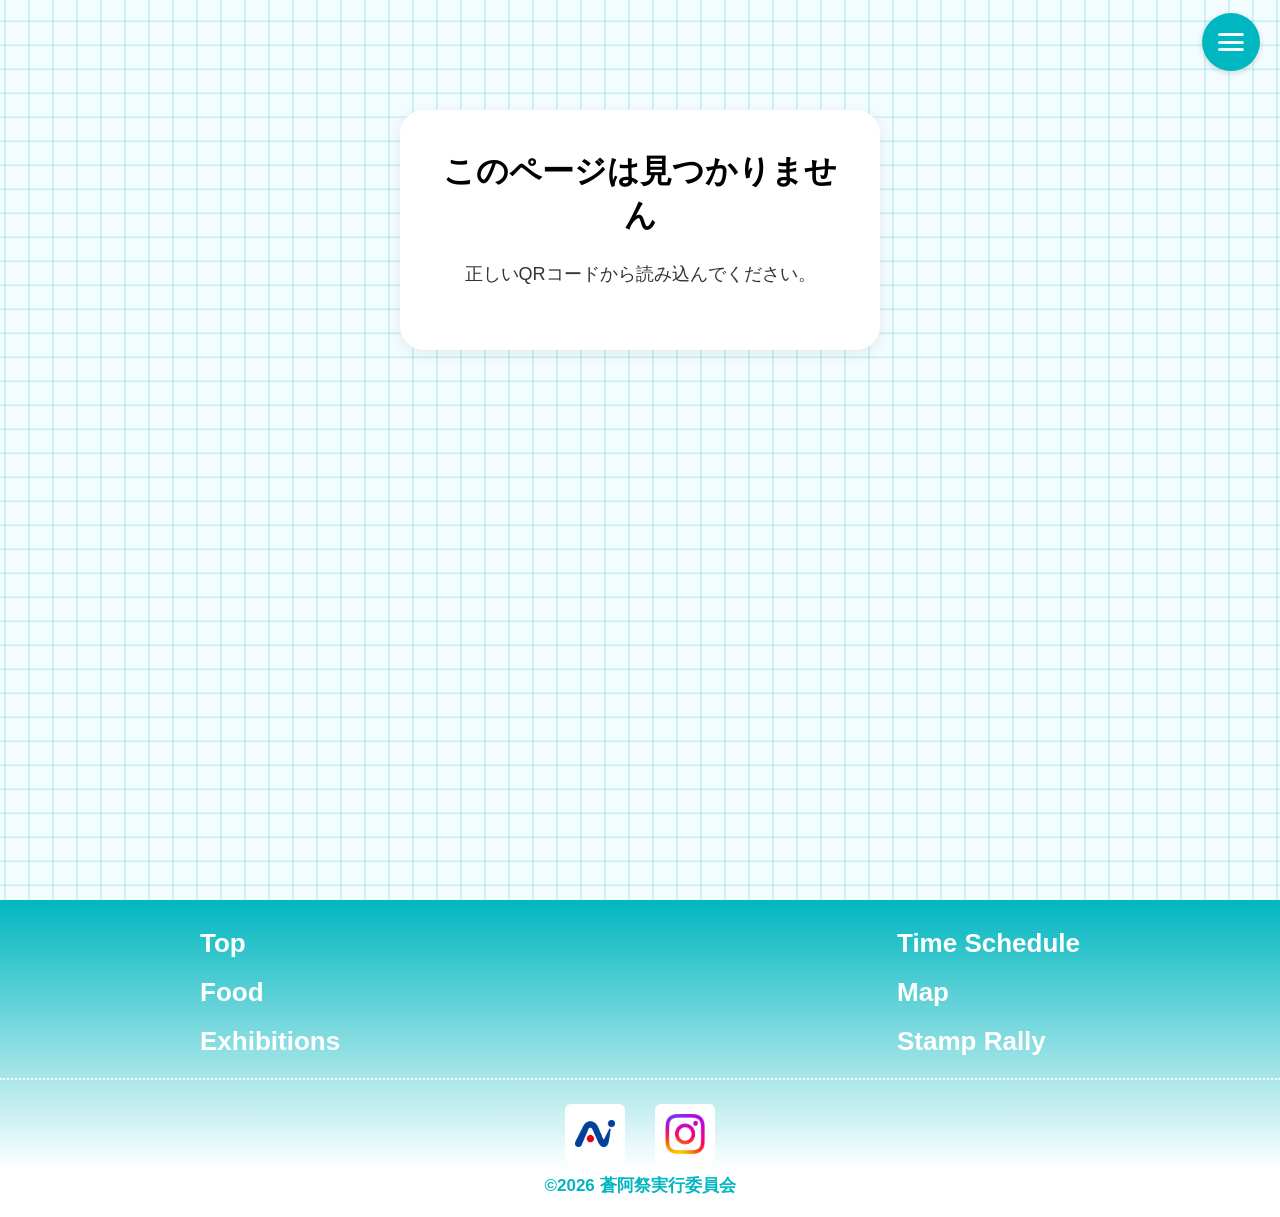
<file: stamp.html>
<!doctype html>
<html lang="ja">
<head>
    <meta charset="UTF-8">
    <meta name="viewport" content="width=device-width, initial-scale=1.0">
    <link rel="icon" href="images/favicon.ico" type="image/x-icon">
    <title>スタンプラリー | 蒼阿祭2026</title>

    <link rel="preconnect" href="https://fonts.googleapis.com">
    <link rel="preconnect" href="https://fonts.gstatic.com" crossorigin>
    <link href="https://fonts.googleapis.com/css2?family=Angkor&display=swap" rel="stylesheet">
    <link href="https://fonts.googleapis.com/css2?family=Titan+One&display=swap" rel="stylesheet">
    <link rel="stylesheet" href="style/main.css">
    <link rel="stylesheet" href="style/menu.css">
    <link rel="stylesheet" href="style/footer.css">
    <link rel="stylesheet" href="style/stamprally.css">
</head>
<body class="dots grid">

    <header class="site-header" id="siteHeader">
        <div class="logo">Menu</div>
        <button class="hamburger-btn" id="menuBtn" aria-label="メニューを開く" aria-expanded="false">
            <span class="hamburger-icon">
                <span></span><span></span><span></span>
            </span>
        </button>
    </header>

    <div class="menu-overlay" id="menuOverlay">
        <nav class="menu-list">
            <ul>
                <li><a href="index.html">トップ</a></li>
                <li><a href="index.html#about">蒼阿祭について</a></li>
                <li><a href="#">売店</a></li>
                <li><a href="#">展示・校内マップ</a></li>
                <li><a href="#">タイムスケジュール</a></li>
                <li><a href="stamprally.html">スタンプラリー</a></li>
                <li><a href="access.html">交通アクセス</a></li>
            </ul>
        </nav>

        <div class="contact-card">
            <p class="contact-title">contact</p>
            <p class="contact-label">学生課連絡先:</p>
            <p class="contact-value">0884-23-7130</p>
            <p class="contact-label">住所：〒774-0017</p>
            <p class="contact-value">徳島県阿南市見能林町青木265</p>
        </div>
    </div>

    <main class="stamp-welcome-page">
        <div class="stamp-welcome-card">
            <h1 id="stationTitle" class="stamp-station-title">読み込み中...</h1>
            <img id="stationIcon" class="stamp-station-icon" alt="">
            <p id="stationMessage" class="stamp-welcome-text">ボタンを押して、スタンプをゲットしよう</p>
            <button class="stamp-get-btn" id="stampBtn">スタンプカードのページへ</button>
        </div>
    </main>

    <footer class="site-footer">
        <nav class="footer-links">
            <ul class="footer-links-col">
                <li><a href="#">Top</a></li>
                <li><a href="#">Food</a></li>
                <li><a href="#">Exhibitions</a></li>
            </ul>
            <ul class="footer-links-col">
                <li><a href="#">Time schedule</a></li>
                <li><a href="#">Map</a></li>
                <li><a href="stamprally.html">Stamp rally</a></li>
            </ul>
        </nav>
        <hr class="footer-divider">
        <div class="footer-logo">
            <div class="logo-box">
                <a href="https://www.anan-nct.ac.jp/" target="_blank" rel="noopener noreferrer">
                    <img src="images/icons/anan-logo.webp" alt="阿南高専ロゴ">
                </a>
                <a href="https://www.instagram.com/nit.anancollege/" target="_blank" rel="noopener noreferrer">
                    <img src="images/icons/insta-icon.webp" alt="Instagram">
                </a>
            </div>
        </div>
        <p class="footer-copyright">©2026 蒼阿祭実行委員会</p>
    </footer>

    <script>
        const menuBtn = document.getElementById('menuBtn');
        const menuOverlay = document.getElementById('menuOverlay');
        const siteHeader = document.getElementById('siteHeader');

        function toggleMenu() {
            const isOpen = menuOverlay.classList.toggle('is-open');
            siteHeader.classList.toggle('is-open', isOpen);
            menuBtn.setAttribute('aria-expanded', isOpen);
            document.body.style.overflow = isOpen ? 'hidden' : '';
        }

        menuBtn.addEventListener('click', toggleMenu);

        document.querySelectorAll('.menu-list a').forEach((link) => {
            link.addEventListener('click', () => {
                if (menuOverlay.classList.contains('is-open')) toggleMenu();
            });
        });
    </script>

    <script src="scripts/stamp.js"></script>
    <script>
        // ===== このページ固有の処理 =====
        // QRコードには "stamp.html?token=Kx7mP2nQrW" のようにトークンを入れる
        // トークンと地点の対応は scripts/stamp.js の STATION_TOKENS を参照
        const stationId = resolveToken(); // null=不正 / 1〜7=通常地点 / 'snack'=お菓子
        const isSnack = stationId === 'snack';
        const station = (!isSnack && stationId !== null) ? STATIONS[stationId] : null;

        const titleEl = document.getElementById('stationTitle');
        const iconEl = document.getElementById('stationIcon');
        const messageEl = document.getElementById('stationMessage');
        const btnEl = document.getElementById('stampBtn');

        if (stationId === null) {
            // 不正なトークン(またはトークンなし) → 案内文を表示してボタンは隠す
            titleEl.textContent = 'このページは見つかりません';
            iconEl.style.display = 'none';
            messageEl.textContent = '正しいQRコードから読み込んでください。';
            btnEl.style.display = 'none';
        } else if (isSnack) {
            const stamps = loadStamps();
            if (countCollected(stamps) < TOTAL_STATIONS) {
                titleEl.textContent = 'まだ早いです！';
                iconEl.style.display = 'none';
                messageEl.textContent = '7つのスタンプを全部集めてから、また来てね。';
                btnEl.style.display = 'none';
            } else if (stamps['snack']) {
                // すでにお菓子つかみ取り済み
                titleEl.textContent = 'すでに参加済みです';
                titleEl.style.color = '#888';
                iconEl.style.display = 'none';
                messageEl.innerHTML = 'お菓子つかみ取りは<br>お済みです🍬<br>またね！';
                messageEl.style.color = '#888';
                btnEl.style.display = 'none';
            } else {
                titleEl.textContent = 'お菓子つかみ取り';
                titleEl.style.color = '#e08a00';
                iconEl.src = `images/stamps/${SNACK_ICON}`;
                iconEl.alt = 'お菓子つかみ取り';
                messageEl.textContent = 'つかみ取りが終わったら、ボタンを押してね。';
                btnEl.addEventListener('click', () => {
                    saveStamp('snack');
                    window.location.href = 'stamprally.html';
                });
            }
        } else {
            titleEl.textContent = `${station.name}へようこそ！`;
            titleEl.style.color = station.color;
            iconEl.src = `images/stamps/${station.icon}`;
            iconEl.alt = station.name;
            btnEl.addEventListener('click', () => {
                saveStamp(stationId);
                window.location.href = 'stamprally.html';
            });
        }
    </script>
</body>
</html>
</file>
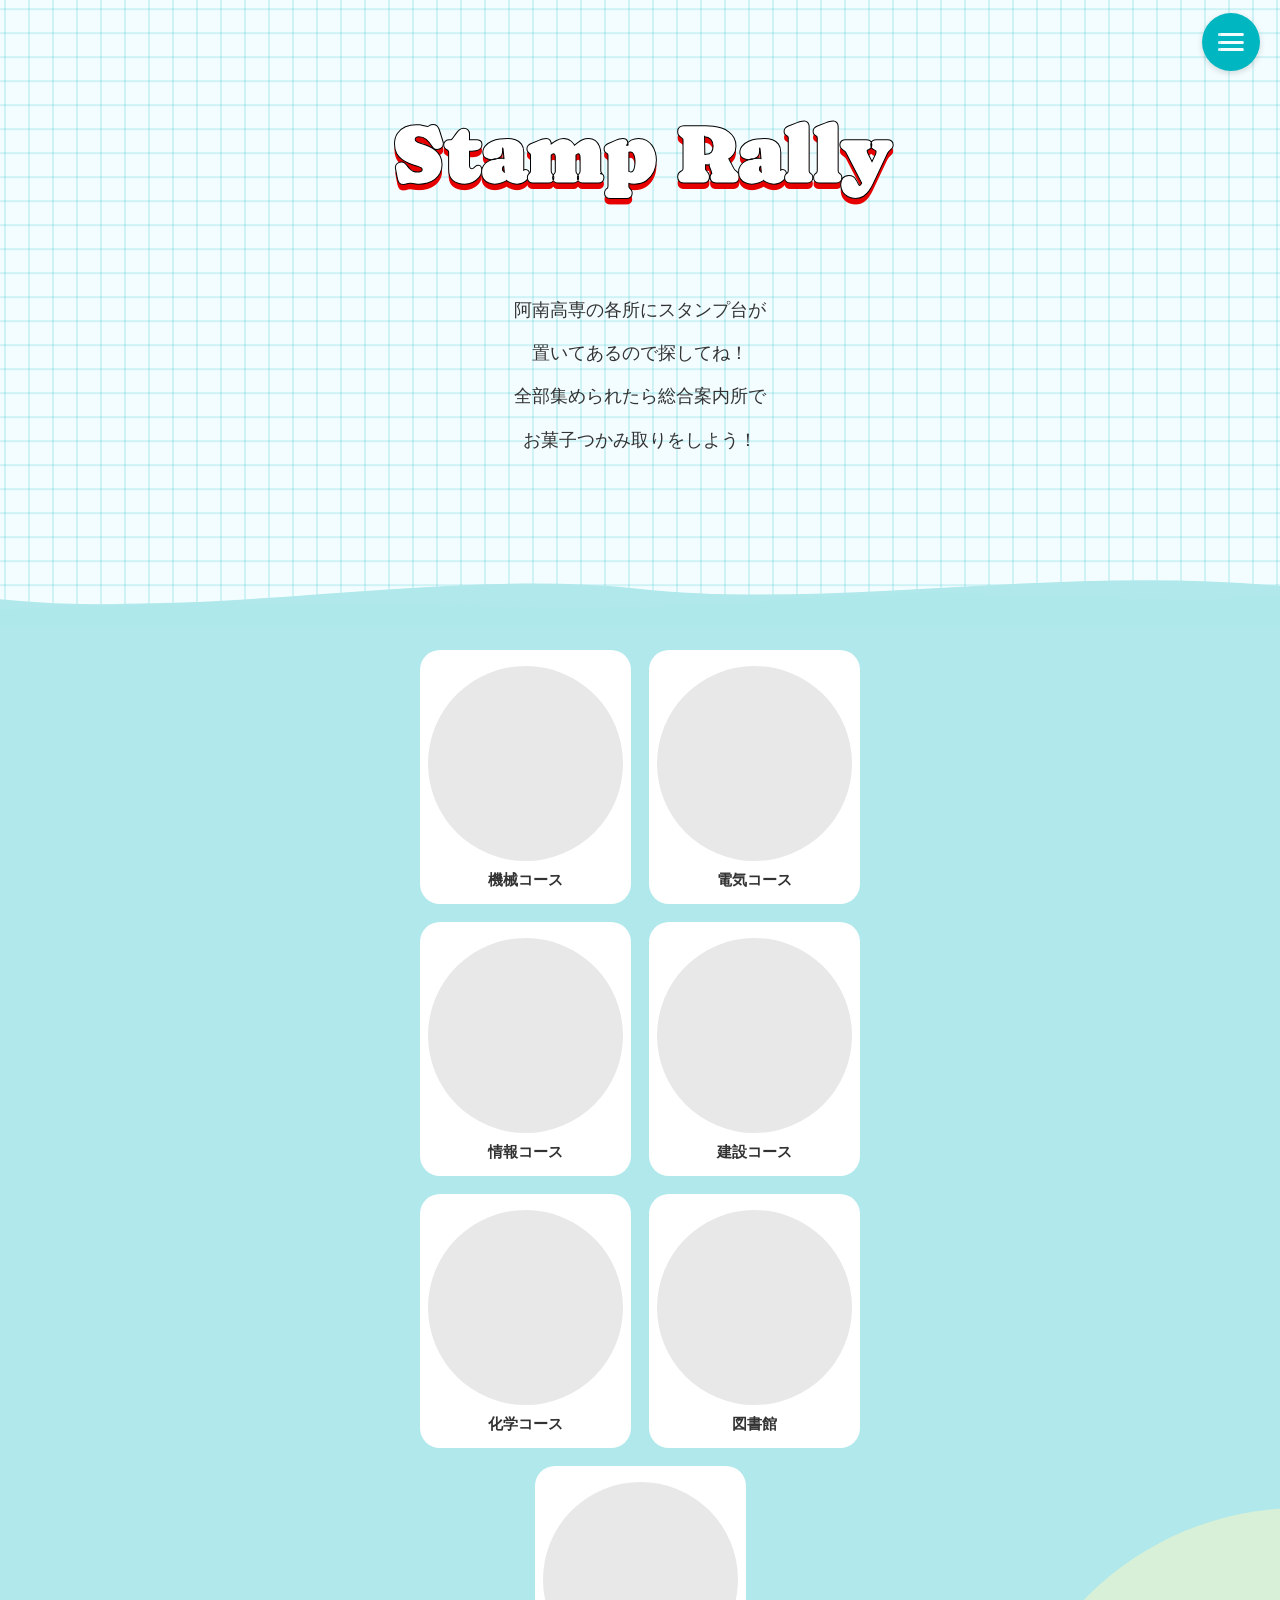
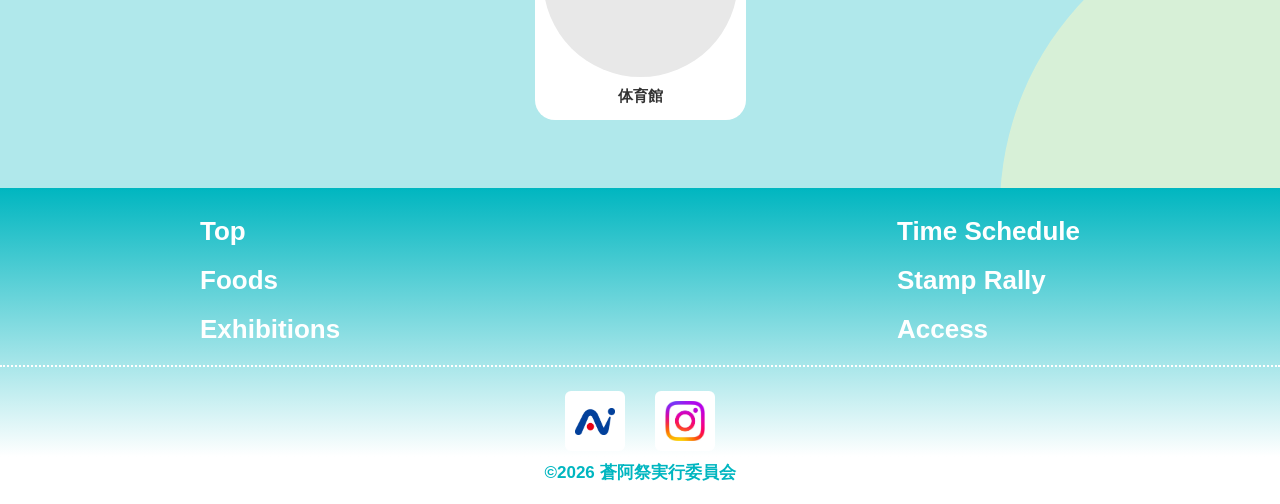
<file: stamprally.html>
<DOCTYPE html>
<html>
    <head>
        <meta charset="UTF-8">
        <meta name="viewport" content="width=device-width, initial-scale=1.0">
        <link rel="icon" href="images/favicon.ico" type="image/x-icon">
        <title>蒼阿祭2026</title>

        <meta property="og:title" content="蒼阿祭2026">
        <meta name="keywords" content="蒼阿祭, 蒼阿祭2026, そうあさい, そうあさい２０２６, Souasai,souasai2026,阿南高専文化祭,阿南高専高専祭">
        <meta name="description" content="蒼阿祭2026の公式ウェブサイト。イベントスケジュール、展示、売店の情報はこちら。">
        <link rel="stylesheet" href="style/main.css">
        <link rel="stylesheet" href="style/menu.css">
        <link rel="stylesheet" href="style/footer.css">
        <link rel="stylesheet" href="style/stamprally.css">
        <link rel="stylesheet" href="style/exhibitions.css">

        <link rel="preconnect" href="https://fonts.googleapis.com">
        <link rel="preconnect" href="https://fonts.gstatic.com" crossorigin>
        <link href="https://fonts.googleapis.com/css2?family=Caprasimo&display=swap" rel="stylesheet">    
    
            <style>
            h1 {
                font-family: "Caprasimo", serif;
                font-size: 80px;
                color: #fff;
                -webkit-text-stroke: 1px #000;
                text-stroke: 1px #151515;
                text-shadow: 0 6px 0 #E60000;
                margin-top: 110px;   /* 追加:固定ヘッダー(84px)の下に余白を作る */
                text-align: center;  /* 追加:文字を中央揃えに */
            }

            @media (max-width: 768px) {
                h1 {
                    font-size: 50px; /* スマホ用にフォントサイズを調整 */
                }
            }
        </style>

    </head>

    <body class="dots grid">

        <header class="site-header" id="siteHeader">
            <div class="logo">Menu</div>
            <button class="hamburger-btn" id="menuBtn" aria-label="メニューを開く" aria-expanded="false">
            <span class="hamburger-icon">
                <span></span><span></span><span></span>
            </span>
            </button>
        </header>

        <div class="menu-overlay" id="menuOverlay">
            <nav class="menu-list">
            <ul>
                <li><a href="index.html">トップ</a></li>
                <li><a href="index.html#about">蒼阿祭について</a></li>
                <li><a href="food.html">売店</a></li>
                <li><a href="exhibitions.html">展示・校内マップ</a></li>
                <li><a href="timeschedule.html">タイムスケジュール</a></li>
                <li><a href="stamprally.html">スタンプラリー</a></li>
                <li><a href="access.html">交通アクセス</a></li>
            </ul>
            </nav>

            <div class="contact-card">
            <p class="contact-title">contact</p>
            <p class="contact-label">学生課連絡先:</p>
            <p class="contact-value">0884-23-7130</p>
            <p class="contact-label">住所：〒774-0017</p>
            <p class="contact-value">徳島県阿南市見能林町青木265</p>
            </div>
        </div>

        <h1>Stamp Rally</h1>

        <div class="info-card">
            <p class="info-card-text">
                阿南高専の各所にスタンプ台が<br>
                置いてあるので探してね！<br>
                全部集められたら総合案内所で<br>
                お菓子つかみ取りをしよう！
            </p>
        </div>


        <main class="stamp-card-page">

            <div class="stamp-teal-rect">
                <svg class="stamp-teal-wave-top" viewBox="0 0 375 120" preserveAspectRatio="none" aria-hidden="true" xmlns="http://www.w3.org/2000/svg">
                    <path d="M0,70 C60,110 130,10 187,50 C244,90 310,5 375,45 L375,120 L0,120 Z" fill="#B0E8EB"/>
                    <path d="M0,90 C80,50 160,110 230,70 C290,38 340,90 375,60 L375,120 L0,120 Z" fill="#B0E8EB" opacity="0.7"/>
                </svg>
            <div class="stamp-grid-frame">
                <div class="stamp-grid">
                    <div class="stamp-slot" data-station="1">
                        <div class="stamp-slot-circle">
                            <img class="stamp-icon" alt="機械コース">
                        </div>
                        <span class="stamp-slot-label">機械コース</span>
                    </div>
                    <div class="stamp-slot" data-station="2">
                        <div class="stamp-slot-circle">
                            <img class="stamp-icon" alt="電気コース">
                        </div>
                        <span class="stamp-slot-label">電気コース</span>
                    </div>
                    <div class="stamp-slot" data-station="3">
                        <div class="stamp-slot-circle">
                            <img class="stamp-icon" alt="情報コース">
                        </div>
                        <span class="stamp-slot-label">情報コース</span>
                    </div>
                    <div class="stamp-slot" data-station="4">
                        <div class="stamp-slot-circle">
                            <img class="stamp-icon" alt="建設コース">
                        </div>
                        <span class="stamp-slot-label">建設コース</span>
                    </div>
                    <div class="stamp-slot" data-station="5">
                        <div class="stamp-slot-circle">
                            <img class="stamp-icon" alt="化学コース">
                        </div>
                        <span class="stamp-slot-label">化学コース</span>
                    </div>
                    <div class="stamp-slot" data-station="6">
                        <div class="stamp-slot-circle">
                            <img class="stamp-icon" alt="図書館">
                        </div>
                        <span class="stamp-slot-label">図書館</span>
                    </div>
                    <div class="stamp-slot" data-station="7">
                        <div class="stamp-slot-circle">
                            <img class="stamp-icon" alt="体育館">
                        </div>
                        <span class="stamp-slot-label">体育館</span>
                    </div>

                    <div class="stamp-slot stamp-slot--snack" data-station="snack" hidden>
                        <div class="stamp-slot-circle">
                            <img class="stamp-icon" alt="お菓子つかみ取り">
                        </div>
                        <span class="stamp-slot-label">お菓子つかみ取り</span>
                    </div>
                </div>
            </div>

            <p id="stampProgressText" class="stamp-progress-text"></p>
            <div class="stamp-deco-circle-wrap" aria-hidden="true">
              <div class="stamp-deco-circle"></div>
            </div>
            </div><!-- /.stamp-teal-rect -->
        </main>
        
        <!-- =====位置情報モーダル===== -->
        <div id="stamp-info-modal" class="modal">
		    <div class="modal-content">
		        <button id="modal-close" type="button" aria-label="閉じる">×</button>
		        <h2 id="modal-title"></h2>
		        
		        <!-- 展示と統一 -->
		        <div class="exhibition-map" style="margin: 12px 0; aspect-ratio: 4140 / 4162; width: 100%; height: auto;">
		            <div class="exhibition-map-content" id="modalMapContent">
		                <img id="modal-image" class="exhibition-map-image" src="images/maps/floor1-map.svg" alt="マップ" style="object-fit: contain; width: 100%; height: 100%;">
		                <div id="modal-pins" class="exhibition-pins"></div>
		            </div>
		        </div>
		
		        <p id="modal-description"></p>
		    </div>
		</div>

        <!-- ===== コンプリートモーダル ===== -->
        <div class="stamp-complete-overlay" id="stampCompleteOverlay" hidden>
            <div class="stamp-complete-modal">
                <div class="stamp-complete-confetti" aria-hidden="true">🎉</div>
                <p class="stamp-complete-title">コンプリート！</p>
                <p class="stamp-complete-msg">すべてのスタンプをゲットしました！<br>お菓子つかみ取りに<br>行きましょう！</p>
                <p class="stamp-complete-hint">正面玄関の総合案内所へ</p>
                <button class="stamp-complete-close" id="stampCompleteClose">閉じる</button>
            </div>
        </div>

        <footer class="site-footer">
            <nav class="footer-links">
            <ul class="footer-links-col">
                <li><a href="index.html">Top</a></li>
                <li><a href="food.html">Foods</a></li>
                <li><a href="exhibitions.html">Exhibitions</a></li>
            </ul>
            <ul class="footer-links-col">
                <li><a href="timeschedule.html">Time schedule</a></li>
                <li><a href="stamprally.html">Stamp rally</a></li>
                <li><a href="access.html">Access</a></li>
            </ul>
            </nav>

            <hr class="footer-divider">

            <div class="footer-logo">
            <div class="logo-box">
                <a href="https://www.anan-nct.ac.jp/" target="_blank" rel="noopener noreferrer">
                    <img src="images/icons/anan-logo.webp" alt="阿南高専ロゴ">
                </a>
                <a href="https://www.instagram.com/nit.anancollege/" target="_blank" rel="noopener noreferrer">
                    <img src="images/icons/insta-icon.webp" alt="Instagram">
                </a>
            </div>
            </div>

            <p class="footer-copyright">©2026 蒼阿祭実行委員会</p>
        </footer>



        <script>
            const menuBtn = document.getElementById('menuBtn');
            const menuOverlay = document.getElementById('menuOverlay');
            const siteHeader = document.getElementById('siteHeader');

            function toggleMenu() {
                const isOpen = menuOverlay.classList.toggle('is-open');
                siteHeader.classList.toggle('is-open', isOpen);
                menuBtn.setAttribute('aria-expanded', isOpen);
                document.body.style.overflow = isOpen ? 'hidden' : '';
            }

            menuBtn.addEventListener('click', toggleMenu);

            // メニュー項目をクリックしたら閉じる
            document.querySelectorAll('.menu-list a').forEach((link) => {
                link.addEventListener('click', () => {
                if (menuOverlay.classList.contains('is-open')) toggleMenu();
                });
            });
        </script>
        
        <script src="scripts/stamp.js"></script>
        <script>
            // ===== カード表示処理 =====
            const stamps = loadStamps();

            for (let i = 1; i <= TOTAL_STATIONS; i++) {
                const slot = document.querySelector(`.stamp-slot[data-station="${i}"]`);
                if (!slot || !stamps[i]) continue;
                const img = slot.querySelector('.stamp-icon');
                img.src = `images/stamps/${STATIONS[i].icon}`;
                slot.classList.add('is-collected');
            }

            const collected = countCollected(stamps);
            const progressText = document.getElementById('stampProgressText');
            const snackSlot = document.querySelector('.stamp-slot--snack');

            if (collected >= TOTAL_STATIONS) {
                progressText.textContent = '全部揃いました！正面玄関の総合案内所へ行こう！';
                // コンプリートモーダルを表示（初回のみ）
                const overlay = document.getElementById('stampCompleteOverlay');
                if (overlay) overlay.hidden = false;
                document.getElementById('stampCompleteClose').addEventListener('click', () => {
                    overlay.hidden = true;
                });
                snackSlot.hidden = false;
                if (stamps['snack']) {
                    const img = snackSlot.querySelector('.stamp-icon');
                    img.src = 'images/stamps/sumi.svg';
                    snackSlot.classList.add('is-collected');
                }
            }
        </script>

        <!-- =====位置モーダル===== -->
        <script src="scripts/stamprally.js"></script>

        <script src="https://cdnjs.cloudflare.com/ajax/libs/gsap/3.12.5/gsap.min.js"></script>
        <script src="scripts/h1-slide-anim.js"></script>
    </body>
</html>
</file>
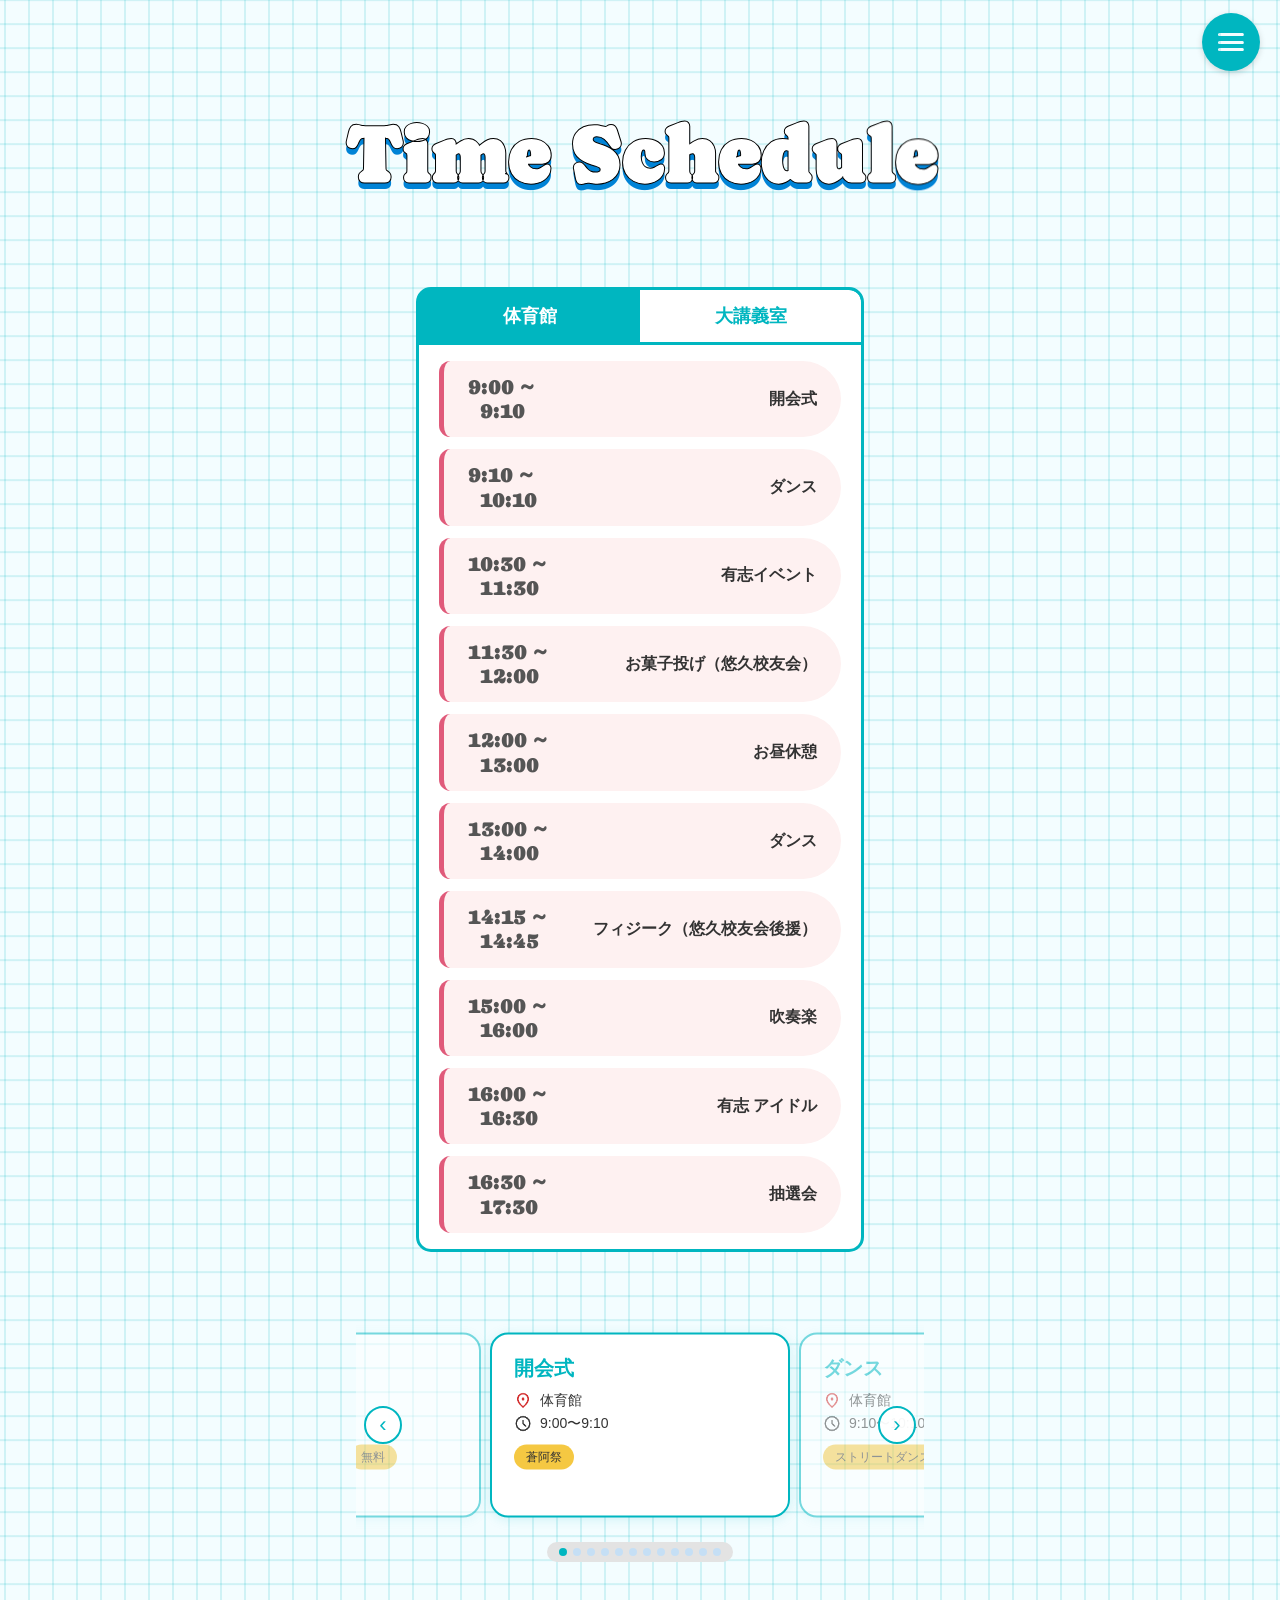
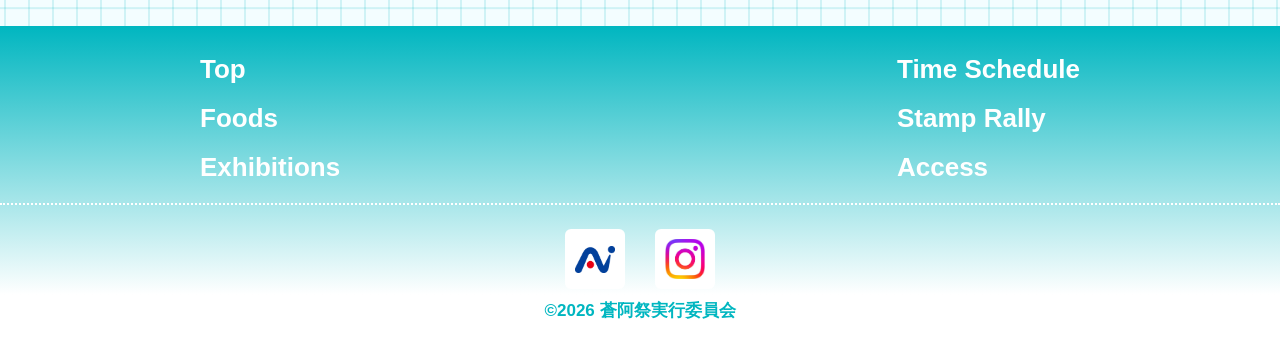
<file: timeschedule.html>
<!DOCTYPE html>
<html>

<head>
    <meta charset="UTF-8">
    <meta name="viewport" content="width=device-width, initial-scale=1.0">
    <link rel="icon" href="images/favicon.ico" type="image/x-icon">
    <title>蒼阿祭2026</title>

    <meta property="og:title" content="蒼阿祭2026">
    <meta name="keywords" content="蒼阿祭, 蒼阿祭2026, そうあさい, そうあさい２０２６, Souasai,souasai2026,阿南高専文化祭,阿南高専高専祭">
    <meta name="description" content="蒼阿祭2026の公式ウェブサイト。イベントスケジュール、展示、売店の情報はこちら。">
    <link rel="stylesheet" href="style/main.css">
    <link rel="stylesheet" href="style/menu.css">
    <link rel="stylesheet" href="style/footer.css">
    <link rel="stylesheet" href="style/timeschedule.css">

    <link rel="preconnect" href="https://fonts.googleapis.com">
    <link rel="preconnect" href="https://fonts.gstatic.com" crossorigin>
    <link href="https://fonts.googleapis.com/css2?family=Caprasimo&display=swap" rel="stylesheet">

    <style>
        h1 {
            font-family: "Caprasimo", serif;
            font-size: 80px;
            color: #fff;
            -webkit-text-stroke: 1px #000;
            text-stroke: 1px #151515;
            text-shadow: 0 6px 0 #0083D6;
            margin-top: 110px;
            text-align: center;
        }

        @media (max-width: 768px) {
            h1 {
                font-size: 45px;
            }
        }

        .schedule-card {
            display: flex !important;
            align-items: center !important;
        }

        /* ---- 水平カルーセル ---- */
        .event-slider-section {
            padding-top: 8px;
            padding-bottom: 4px;
        }

        .carousel-outer {
            position: relative;
            overflow: hidden;
            width: 100%;
            height: 210px;
            touch-action: pan-y;
        }

        .card-stack {
            position: relative;
            width: 100%;
            height: 100%;
        }

        .stack-item {
            position: absolute;
            width: 74%;
            max-width: 300px;
            height: 185px;
            top: 50%;
            left: 50%;
            background: #fff;
            border: 2.5px solid #00b6c0;
            border-radius: 18px;
            padding: 20px 22px 16px;
            box-shadow: 0 2px 12px rgba(0,182,192,0.15);
            box-sizing: border-box;
            overflow: hidden;
            transition: opacity 0.45s ease, transform 0.45s cubic-bezier(0.22, 0.61, 0.36, 1);
            will-change: opacity, transform;
        }

        .stack-item.pos-center {
            transform: translateX(-50%) translateY(-50%);
            opacity: 1;
            z-index: 3;
        }

        .stack-item.pos-prev {
            transform: translateX(calc(-50% - 103%)) translateY(-50%);
            opacity: 0.52;
            z-index: 2;
        }

        .stack-item.pos-next {
            transform: translateX(calc(-50% + 103%)) translateY(-50%);
            opacity: 0.52;
            z-index: 2;
        }

        .stack-item.pos-hidden-left {
            transform: translateX(calc(-50% - 200%)) translateY(-50%);
            opacity: 0;
            z-index: 1;
            pointer-events: none;
        }

        .stack-item.pos-hidden-right {
            transform: translateX(calc(-50% + 200%)) translateY(-50%);
            opacity: 0;
            z-index: 1;
            pointer-events: none;
        }

        /* オーバーレイ矢印 */
        .carousel-arrow {
            position: absolute;
            top: 50%;
            transform: translateY(-50%);
            z-index: 10;
            width: 38px;
            height: 38px;
            background: rgba(255,255,255,0.92);
            border: 2px solid #00b6c0;
            border-radius: 50%;
            font-size: 22px;
            color: #00b6c0;
            cursor: pointer;
            display: flex;
            align-items: center;
            justify-content: center;
            transition: background 0.2s, color 0.2s;
            padding: 0;
            line-height: 1;
        }

        .carousel-arrow:hover {
            background: #00b6c0;
            color: #fff;
        }

        .carousel-prev { left: 8px; }
        .carousel-next { right: 8px; }

        .event-card-title {
            font-size: 20px;
            font-weight: 700;
            color: #00b6c0;
            margin: 0 0 10px;
        }

        .event-card-location,
        .event-card-time {
            font-size: 14px;
            color: #333;
            margin: 5px 0;
            display: flex;
            align-items: center;
            gap: 8px;
        }

        .event-card-tags {
            display: flex;
            gap: 6px;
            margin-top: 12px;
            flex-wrap: wrap;
        }

        .event-tag {
            background: #F5C842;
            border-radius: 999px;
            padding: 4px 12px;
            font-size: 12px;
            font-weight: 500;
            color: #333;
        }

        @media (max-width: 480px) {
            .carousel-outer {
                height: 200px;
            }

            .stack-item {
                width: 70%;
                height: 178px;
            }

            .event-card-title {
                font-size: 17px;
            }

            .carousel-arrow {
                width: 32px;
                height: 32px;
                font-size: 18px;
            }
        }

        /* 現在時刻外のカード */
        .schedule-card {
            position: relative;
        }
        /* グレーオーバーレイ（opacity非使用で子要素に影響させない） */
        .schedule-card.dimmed::before {
            content: '';
            position: absolute;
            inset: 0;
            background: rgba(255,255,255,0.68);
            border-radius: inherit;
            z-index: 1;
            pointer-events: none;
            transition: background 0.4s;
        }
        .schedule-card.current-time {
            box-shadow: 0 4px 16px rgba(0,182,192,0.25);
        }
        .schedule-card .ended-label {
            display: none;
            position: absolute;
            top: 50%;
            left: 50%;
            transform: translate(-50%, -50%);
            color: #c0000a;
            font-size: 14px;
            font-weight: 700;
            letter-spacing: 0.08em;
            white-space: nowrap;
            pointer-events: none;
            z-index: 2;
        }
        .schedule-card.dimmed .ended-label {
            display: block;
        }

        @keyframes cardFadeIn {
            from { opacity: 0; transform: translateY(12px); }
            to   { opacity: 1; transform: translateY(0); }
        }
        .schedule-card.fade-in {
            animation: cardFadeIn 0.4s ease both;
        }
    </style>

</head>

<body class="dots grid">

    <header class="site-header" id="siteHeader">
        <div class="logo">Menu</div>
        <button class="hamburger-btn" id="menuBtn" aria-label="メニューを開く" aria-expanded="false">
            <span class="hamburger-icon">
                <span></span><span></span><span></span>
            </span>
        </button>
    </header>

    <div class="menu-overlay" id="menuOverlay">
        <nav class="menu-list">
            <ul>
                <li><a href="index.html">トップ</a></li>
                <li><a href="index.html#about">蒼阿祭について</a></li>
                <li><a href="food.html">売店</a></li>
                <li><a href="exhibitions.html">展示・校内マップ</a></li>
                <li><a href="timeschedule.html">タイムスケジュール</a></li>
                <li><a href="stamprally.html">スタンプラリー</a></li>
                <li><a href="access.html">交通アクセス</a></li>
            </ul>
        </nav>

        <div class="contact-card">
            <p class="contact-title">contact</p>
            <p class="contact-label">学生課連絡先:</p>
            <p class="contact-value">0884-23-7130</p>
            <p class="contact-label">住所：〒774-0017</p>
            <p class="contact-value">徳島県阿南市見能林町青木265</p>
        </div>
    </div>

    <h1>Time Schedule</h1>

    <!-- イベントカードカルーセル -->
    <section class="schedule-section">
        <div class="schedule-outer">

            <div class="schedule-tabs">
                <button class="tab-btn active" data-tab="gym">体育館</button>
                <button class="tab-btn" data-tab="hall">大講義室</button>
            </div>

            <!-- 体育館 -->
            <div class="schedule-list active" id="tab-gym">
                <div class="schedule-card">
                    <span class="card-time">9:00 ~<br>&nbsp;&nbsp;9:10</span>
                    <span class="ended-label">終了しました</span>
                    <span class="card-title">開会式</span>
                </div>
                <div class="schedule-card">
                    <span class="card-time">9:10 ~<br>&nbsp;&nbsp;10:10</span>
                    <span class="ended-label">終了しました</span>
                    <span class="card-title">ダンス</span>
                </div>
                <div class="schedule-card">
                    <span class="card-time">10:30 ~<br>&nbsp;&nbsp;11:30</span>
                    <span class="ended-label">終了しました</span>
                    <span class="card-title">有志イベント</span>
                </div>
                <div class="schedule-card">
                    <span class="card-time">11:30 ~<br>&nbsp;&nbsp;12:00</span>
                    <span class="ended-label">終了しました</span>
                    <span class="card-title">お菓子投げ（悠久校友会）</span>
                </div>
                <div class="schedule-card">
                    <span class="card-time">12:00 ~<br>&nbsp;&nbsp;13:00</span>
                    <span class="ended-label">終了しました</span>
                    <span class="card-title">お昼休憩</span>
                </div>
                <div class="schedule-card">
                    <span class="card-time">13:00 ~<br>&nbsp;&nbsp;14:00</span>
                    <span class="ended-label">終了しました</span>
                    <span class="card-title">ダンス</span>
                </div>
                <div class="schedule-card">
                    <span class="card-time">14:15 ~<br>&nbsp;&nbsp;14:45</span>
                    <span class="ended-label">終了しました</span>
                    <span class="card-title">フィジーク（悠久校友会後援）</span>
                </div>
                <div class="schedule-card">
                    <span class="card-time">15:00 ~<br>&nbsp;&nbsp;16:00</span>
                    <span class="ended-label">終了しました</span>
                    <span class="card-title">吹奏楽</span>
                </div>
                <div class="schedule-card">
                    <span class="card-time">16:00 ~<br>&nbsp;&nbsp;16:30</span>
                    <span class="ended-label">終了しました</span>
                    <span class="card-title">有志 アイドル</span>
                </div>
                <div class="schedule-card">
                    <span class="card-time">16:30 ~<br>&nbsp;&nbsp;17:30</span>
                    <span class="ended-label">終了しました</span>
                    <span class="card-title">抽選会</span>
                </div>
            </div>

            <!-- 大講義室 -->
            <div class="schedule-list" id="tab-hall">
                <div class="schedule-card">
                    <span class="card-time">10:00 ~<br>&nbsp;&nbsp;11:00</span>
                    <span class="ended-label">終了しました</span>
                    <span class="card-title">カラオケ大会</span>
                </div>
                <div class="schedule-card">
                    <span class="card-time">14:00 ~<br>&nbsp;&nbsp;16:00</span>
                    <span class="ended-label">終了しました</span>
                    <span class="card-title">カラオケ大会</span>
                </div>
            </div>

        </div>
    </section>

    <section class="event-slider-section">
        <div class="carousel-outer" id="carouselOuter">
            <div class="card-stack" id="cardStack"></div>
            <button class="carousel-arrow carousel-prev" id="sliderPrev" aria-label="前のイベント">&#8249;</button>
            <button class="carousel-arrow carousel-next" id="sliderNext" aria-label="次のイベント">&#8250;</button>
        </div>
        <div class="slider-dots" id="sliderDots"></div>
    </section>

    <footer class="site-footer">
        <nav class="footer-links">
            <ul class="footer-links-col">
                <li><a href="index.html">Top</a></li>
                <li><a href="food.html">Foods</a></li>
                <li><a href="exhibitions.html">Exhibitions</a></li>
            </ul>
            <ul class="footer-links-col">
                <li><a href="timeschedule.html">Time schedule</a></li>
                <li><a href="stamprally.html">Stamp rally</a></li>
                <li><a href="access.html">Access</a></li>
            </ul>
        </nav>

        <hr class="footer-divider">

        <div class="footer-logo">
            <div class="logo-box">
                <a href="https://www.anan-nct.ac.jp/" target="_blank" rel="noopener noreferrer">
                    <img src="images/icons/anan-logo.webp" alt="阿南高専ロゴ">
                </a>
                <a href="https://www.instagram.com/nit.anancollege/" target="_blank" rel="noopener noreferrer">
                    <img src="images/icons/insta-icon.webp" alt="Instagram">
                </a>
            </div>
        </div>

        <p class="footer-copyright">©2026 蒼阿祭実行委員会</p>
    </footer>


    <script>
        // ---- ハンバーガーメニュー ----
        const menuBtn = document.getElementById('menuBtn');
        const menuOverlay = document.getElementById('menuOverlay');
        const siteHeader = document.getElementById('siteHeader');

        function toggleMenu() {
            const isOpen = menuOverlay.classList.toggle('is-open');
            siteHeader.classList.toggle('is-open', isOpen);
            menuBtn.setAttribute('aria-expanded', isOpen);
            document.body.style.overflow = isOpen ? 'hidden' : '';
        }

        menuBtn.addEventListener('click', toggleMenu);

        document.querySelectorAll('.menu-list a').forEach((link) => {
            link.addEventListener('click', () => {
                if (menuOverlay.classList.contains('is-open')) toggleMenu();
            });
        });

        // ---- タブ切り替え ----
        const tabBtns = document.querySelectorAll('.tab-btn');
        const tabLists = document.querySelectorAll('.schedule-list');

        tabBtns.forEach(btn => {
            btn.addEventListener('click', () => {
                const target = btn.dataset.tab;

                tabBtns.forEach(b => b.classList.remove('active'));
                tabLists.forEach(l => l.classList.remove('active'));

                btn.classList.add('active');
                document.getElementById('tab-' + target).classList.add('active');
            });
        });

        // ---- 水平カルーセル ----
        const events = [
            { title: '開会式', venue: '体育館', time: '9:00〜9:10', keywords: ['蒼阿祭'] },
            { title: 'ダンス', venue: '体育館', time: '9:10〜10:10', keywords: ['ストリートダンス同好会', '学生'] },
            { title: 'カラオケ大会', venue: '大講義室', time: '10:00〜11:00', keywords: ['カラオケ', '学生'] },
            { title: '有志イベント', venue: '体育館', time: '10:30〜11:30', keywords: ['有志', '学生'] },
            { title: 'お菓子投げ（悠久校友会）', venue: '体育館', time: '11:30〜12:00', keywords: ['お菓子投げ', '校友会', '無料'] },
            { title: 'お昼休憩', venue: '体育館', time: '12:00〜13:00', keywords: ['休憩'] },
            { title: 'ダンス', venue: '体育館', time: '13:00〜14:00', keywords: ['ストリートダンス同好会', '学生'] },
            { title: 'フィジーク（悠久校友会後援）', venue: '体育館', time: '14:15〜14:45', keywords: ['フィジーク', '筋肉'] },
            { title: '吹奏楽', venue: '体育館', time: '15:00〜16:00', keywords: ['吹奏楽部', '学生'] },
            { title: 'カラオケ大会', venue: '大講義室', time: '15:00〜16:00', keywords: ['カラオケ', '学生'] },
            { title: '有志 アイドル', venue: '体育館', time: '16:00〜16:30', keywords: ['有志', '学生'] },
            { title: '抽選会', venue: '体育館', time: '16:30〜17:30', keywords: ['抽選会', 'お楽しみ', '無料'] },
        ];

        let current = 0;
        let isAnimating = false;
        let carouselCards = [null, null, null]; // [prev, center, next]

        const stack = document.getElementById('cardStack');
        const dotsContainer = document.getElementById('sliderDots');

        function makeCardEl(ev) {
            const el = document.createElement('div');
            el.className = 'stack-item';
            el.innerHTML = `
                <h2 class="event-card-title">${ev.title}</h2>
                <p class="event-card-location">
                    <img src="images/icons/location.png" class="icon-pin" alt="場所">
                    <span>${ev.venue}</span>
                </p>
                <p class="event-card-time">
                    <img src="images/icons/time.png" class="icon-clock" alt="時間">
                    <span>${ev.time}</span>
                </p>
                <div class="event-card-tags">
                    ${ev.keywords.map(k => `<span class="event-tag">${k}</span>`).join('')}
                </div>`;
            return el;
        }

        function spawnCard(ev) {
            const el = makeCardEl(ev);
            stack.appendChild(el);
            return el;
        }

        // ドット生成
        events.forEach((_, i) => {
            const dot = document.createElement('span');
            dot.className = 'slider-dot' + (i === 0 ? ' active' : '');
            dot.addEventListener('click', () => goTo(i));
            dotsContainer.appendChild(dot);
        });

        function updateDots() {
            document.querySelectorAll('.slider-dot').forEach((d, i) => {
                d.classList.toggle('active', i === current);
            });
        }

        // カルーセル初期化（アニメーションなし）
        function initCarousel() {
            stack.innerHTML = '';
            const prevIdx = (current - 1 + events.length) % events.length;
            const nextIdx = (current + 1) % events.length;

            const prevCard = spawnCard(events[prevIdx]);
            const currCard = spawnCard(events[current]);
            const nextCard = spawnCard(events[nextIdx]);

            // トランジションを一時的に無効化して初期位置に配置
            [prevCard, currCard, nextCard].forEach(c => { c.style.transition = 'none'; });
            prevCard.classList.add('pos-prev');
            currCard.classList.add('pos-center');
            nextCard.classList.add('pos-next');

            requestAnimationFrame(() => {
                [prevCard, currCard, nextCard].forEach(c => { c.style.transition = ''; });
            });

            carouselCards = [prevCard, currCard, nextCard];
            updateDots();
        }

        // 次へ
        function goNext() {
            if (isAnimating) return;
            isAnimating = true;

            const newNextIdx = (current + 2) % events.length;
            const [prevCard, currCard, nextCard] = carouselCards;

            prevCard.classList.replace('pos-prev', 'pos-hidden-left');
            currCard.classList.replace('pos-center', 'pos-prev');
            nextCard.classList.replace('pos-next', 'pos-center');

            const newNext = spawnCard(events[newNextIdx]);
            newNext.classList.add('pos-hidden-right');
            void newNext.offsetHeight; // reflow でトランジション発火
            newNext.classList.replace('pos-hidden-right', 'pos-next');

            carouselCards = [currCard, nextCard, newNext];

            setTimeout(() => {
                prevCard.remove();
                current = (current + 1) % events.length;
                updateDots();
                isAnimating = false;
            }, 450);
        }

        // 前へ
        function goPrev() {
            if (isAnimating) return;
            isAnimating = true;

            const newPrevIdx = (current - 2 + events.length) % events.length;
            const [prevCard, currCard, nextCard] = carouselCards;

            nextCard.classList.replace('pos-next', 'pos-hidden-right');
            currCard.classList.replace('pos-center', 'pos-next');
            prevCard.classList.replace('pos-prev', 'pos-center');

            const newPrev = spawnCard(events[newPrevIdx]);
            newPrev.classList.add('pos-hidden-left');
            void newPrev.offsetHeight; // reflow でトランジション発火
            newPrev.classList.replace('pos-hidden-left', 'pos-prev');

            carouselCards = [newPrev, prevCard, currCard];

            setTimeout(() => {
                nextCard.remove();
                current = (current - 1 + events.length) % events.length;
                updateDots();
                isAnimating = false;
            }, 450);
        }

        // ドットで直接移動
        function goTo(idx) {
            if (isAnimating || idx === current) return;
            current = (idx + events.length) % events.length;
            initCarousel();
        }

        document.getElementById('sliderPrev').addEventListener('click', goPrev);
        document.getElementById('sliderNext').addEventListener('click', goNext);

        // タッチスワイプ
        let touchStartX = 0;
        const carouselEl = document.getElementById('carouselOuter');
        carouselEl.addEventListener('touchstart', e => { touchStartX = e.touches[0].clientX; }, { passive: true });
        carouselEl.addEventListener('touchend', e => {
            const diff = touchStartX - e.changedTouches[0].clientX;
            if (Math.abs(diff) > 40) diff > 0 ? goNext() : goPrev();
        }, { passive: true });

        // マウスドラッグ
        let mouseStartX = 0;
        let isDragging = false;
        carouselEl.addEventListener('mousedown', e => { mouseStartX = e.clientX; isDragging = true; });
        carouselEl.addEventListener('mouseup', e => {
            if (!isDragging) return;
            isDragging = false;
            const diff = mouseStartX - e.clientX;
            if (Math.abs(diff) > 40) diff > 0 ? goNext() : goPrev();
        });
        carouselEl.addEventListener('mouseleave', () => { isDragging = false; });


        // ---- 現在時刻のカードをハイライト ----
        function parseTime(str) {
            const m = str.match(/(\d+):(\d+)/);
            return m ? parseInt(m[1]) * 60 + parseInt(m[2]) : null;
        }

        function highlightCurrentCards() {
            const now = new Date();
            const nowMin = now.getHours() * 60 + now.getMinutes();

            const allCards = document.querySelectorAll('.schedule-list.active .schedule-card');
            let hasCurrent = false;

            allCards.forEach(card => {
                const timeEl = card.querySelector('.card-time');
                if (!timeEl) return;
                const timeText = timeEl.textContent.trim();
                const parts = timeText.split('〜');
                if (parts.length < 2) return;
                const start = parseTime(parts[0]);
                const end = parseTime(parts[1]);
                if (start === null || end === null) return;

                if (nowMin >= start && nowMin < end) {
                    // 現在進行中
                    card.classList.add('current-time');
                    card.classList.remove('dimmed');
                    hasCurrent = true;
                } else if (nowMin >= end) {
                    // 終了済み → 薄く
                    card.classList.add('dimmed');
                    card.classList.remove('current-time');
                } else {
                    // まだ始まっていない → 通常
                    card.classList.remove('dimmed', 'current-time');
                }
            });

            // 進行中イベントがある場合は未来のカードも薄くする
            if (hasCurrent) {
                allCards.forEach(card => {
                    const timeEl = card.querySelector('.card-time');
                    if (!timeEl) return;
                    const parts = timeEl.textContent.trim().split('〜');
                    if (parts.length < 2) return;
                    const start = parseTime(parts[0]);
                    if (start === null) return;
                    if (nowMin < start) {
                        card.classList.add('dimmed');
                        card.classList.remove('current-time');
                    }
                });
            }
        }

        // タブ切り替え時にも再ハイライト
        tabBtns.forEach(btn => {
            btn.addEventListener('click', () => {
                setTimeout(highlightCurrentCards, 0);
            });
        });

        highlightCurrentCards();
        setInterval(highlightCurrentCards, 60000);

        function animateCards() {
            const cards = document.querySelectorAll('.schedule-list.active .schedule-card');
            cards.forEach((card, i) => {
                card.classList.remove('fade-in');
                void card.offsetWidth; // reflow
                card.style.animationDelay = (i * 0.07) + 's';
                card.classList.add('fade-in');
            });
        }

        tabBtns.forEach(btn => {
            btn.addEventListener('click', () => {
                setTimeout(animateCards, 0);
            });
        });

        animateCards();


        initCarousel();

    </script>
    <script src="https://cdnjs.cloudflare.com/ajax/libs/gsap/3.12.5/gsap.min.js"></script>
    <script src="scripts/h1-slide-anim.js"></script>
</body>

</html>
</file>
<file: style/main.css>
/* 全体フォント（index.htmlより） */
body {
    font-family: "Noto Sans JP", sans-serif;
}

/* ラッパー */
.wrapper {
    display: flex;
    justify-content: center;
    align-items: center;
    min-height: 100vh;
    padding: 0;
    box-sizing: border-box;
    width: 100vw;
}

/* イメージコンテナ */
.image-container {
    position: relative;
    width: 100vw;
    height: 0;
    padding-bottom: 143.90%;
}

.image-container img {
    position: absolute;
    top: 0;
    left: 0;
    width: 100%;
    height: 100%;
    object-fit: contain;
}

/* 背景のドット柄 */
.dots {
    background-color: #f3fdff;
    background-image: repeating-linear-gradient(
        45deg,
        rgba(0,182,192,0.12) 0px,
        rgba(0,182,192,0.12) 1.5px,
        transparent 1.5px,
        transparent 20px
    );
}

/* index.html 専用：グリッド背景 */
.dots.grid {
    background-image:
        linear-gradient(rgba(0,182,192,0.15) 2px, transparent 2px),
        linear-gradient(90deg, rgba(0,182,192,0.15) 2px, transparent 2px);
    background-size: 24px 24px;
    background-position: center center;
}

/* ===== ヒーローセクション（main2.cssより） ===== */
.hero {
    width: 100%;
    padding: 0;
}

.hero-card {
    width: 100%;
    margin: 0;
    overflow: hidden;
    background: #fff;
}

.hero-image {
    background: #f7f7f7;
    line-height: 0;
}

.hero-image img {
    display: block;
    width: 100%;
    height: auto;
    object-fit: contain;
    margin: 0 auto;
}

/* ===== 流れる文字（main2.cssより） ===== */
.ticker {
    overflow: hidden;
    color: #fff;
    background: #00b6c0;
    font-weight: 700;
    line-height: 1.4;
    white-space: nowrap;
}

.ticker-track {
    display: flex;
    width: max-content;
    animation: ticker-scroll 24s linear infinite;
}

.ticker-track span {
    display: block;
    padding: 12px 3rem;
}

@keyframes ticker-scroll {
    from {
        transform: translateX(0);
    }

    to {
        transform: translateX(-50%);
    }
}

@media (max-width: 768px) {
    .ticker-track span {
        font-size: 0.5rem;
        padding: 10px 2rem;
    }
}

@media (prefers-reduced-motion: reduce) {
    .ticker-track {
        animation: none;
    }
}

/* ===== 黄色いスペース（index.htmlより） ===== */
.about-section {
    width: 480px;
    max-width: 100%;
    margin: 28px auto 0;
    background-color: #F5C800;
    border-radius: 50% 50% 0 0 / 200px 200px 0 0;
    padding: 100px 24px 40px;
    text-align: center;
    box-sizing: border-box;
}

.about-heading {
    font-size: 40px;
    font-weight: 800;
    /* ExtraBold */
    color: #1B3BCD;
    margin: 0 0 20px;
}

.about-sub {
    font-size: 16px;
    font-weight: bold;
    line-height: 1.8;
    margin: 0 0 20px;
}

/* 中央の読み幅で自然折り返し＋行頭揃え */
.about-body {
    max-width: 20em;
    margin: 0 auto 24px;
    font-size: 14px;
    line-height: 2;
    text-align: left;
}

.about-img img {
    width: 100%;
    max-width: 400px;
    border-radius: 8px;
    margin-bottom: 24px;
}

.download-link {
    display: block;
    font-size: 16px;
    font-weight: bold;
    color: #1B2A6B;
    text-decoration: underline;
    padding: 12px 0;
}
.download-btn {
    display: inline-flex;
    align-items: center;
    gap: 8px;
    background: #1B2A6B;
    color: #fff;
    font-size: 15px;
    font-weight: bold;
    text-decoration: none;
    padding: 12px 28px;
    border-radius: 50px;
    margin-top: 16px;
    transition: background 0.2s, transform 0.15s;
}
.download-btn:hover {
    background: #00b6c0;
    transform: translateY(-2px);
}
.download-btn:active {
    transform: translateY(0);
}


@media (max-width: 768px) {
    .about-section {
        width: 90%;
        border-radius: 50% 50% 0 0 / 175px 175px 0 0;
        padding: 100px 24px 40px;
    }

    .about-img img {
        max-width: 85%;
    }
}

/* ===== 終了のお知らせボックス ===== */
.notice-box {
    width: 480px;
    max-width: 90%;
    margin: 28px auto 0;
    padding: 24px 20px;
    box-sizing: border-box;
    background-color: #fff;
    border: 3px solid #1B3BCD;
    border-radius: 12px;
    box-shadow: 6px 6px 0 #8FA8E8;
    text-align: center;
    color: #1B3BCD;
}

.notice-title {
    font-size: 24px;
    font-weight: 800;
    margin: 0 0 12px;
}

.notice-text {
    font-size: 15px;
    font-weight: 700;
    line-height: 1.9;
    margin: 0;
    color: #333333;
}

/* ===== ページカード（main2.cssより） ===== */
.page-cards {
    display: grid;
    gap: 18px;
    width: 480px;
    max-width: 92%;
    margin: 30px auto 10px;
}

.page-card {
    position: relative;
    display: flex;
    min-height: 180px;
    flex-direction: column;
    align-items: center;
    justify-content: center;
    overflow: hidden;
    padding: 18px;
    color: #fff;
    background-image: linear-gradient(rgba(17, 31, 42, 0.62), rgba(17, 31, 42, 0.62)), url("../images/hyoushi/all.webp");
    background-position: center, center 70%;
    background-size: cover, cover;
    background-repeat: no-repeat;
    background-color: transparent;
    border: 2px solid #00b6c0;
    border-radius: 24px;
    box-shadow: 0 4px 8px rgba(0, 0, 0, 0.2), 6px 6px 10px rgba(0, 0, 0, 0.2);
    text-align: center;
    text-decoration: none;
    transition: transform 0.2s ease, filter 0.2s ease, box-shadow 0.2s ease;
}

.page-card:hover,
.page-card:focus-visible {
    filter: brightness(1.12);
    transform: translateY(-2px);
    box-shadow: 0 8px 24px rgba(0, 182, 192, 0.5);
}

.page-card:focus-visible {
    outline: 3px solid #ffd400;
    outline-offset: 3px;
}

.page-card-title {
    font-family: "Caprasimo", Georgia, serif;
    font-size: clamp(1.55rem, 6vw, 2.4rem);
    font-weight: 400;
    text-shadow: 0 2px 2px rgba(0, 0, 0, 0.45);
}

.page-card-line {
    width: min(90%, 420px);
    margin: 8px 0 7px;
    border-top: 1px solid rgba(255, 255, 255, 0.9);
}

.page-card-subtitle {
    font-size: 0.95rem;
}

/* ===== ページ読み込みアニメーション ===== */
@keyframes fadeSlideUp {
    from {
        opacity: 0;
        transform: translateY(120px) scale(0.82);
    }

    to {
        opacity: 1;
        transform: translateY(0) scale(1);
    }
}

.anim-fade-up {
    opacity: 0;
    animation: fadeSlideUp 0.8s cubic-bezier(0.16, 1, 0.3, 1) forwards;
    animation-delay: var(--anim-delay, 0s);
}

/* ===== スクロールアニメーション（page-card） ===== */
.scroll-card {
    opacity: 0;
    transform: translateY(60px) scale(0.92);
    transition:
        opacity 1.1s cubic-bezier(0.16, 1, 0.3, 1),
        transform 1.1s cubic-bezier(0.16, 1, 0.3, 1);
    transition-delay: var(--card-delay, 0s);
}

.scroll-card.is-visible {
    opacity: 1;
    transform: translateY(0) scale(1);
}

@media (max-width: 768px) {
    .wrapper {
        align-items: flex-start;
        min-height: auto;
        padding-top: 5px;
    }

    .image-container {
        width: 100vw;
    }

    .dots {
        background-image: repeating-linear-gradient(
            45deg,
            rgba(0,182,192,0.12) 0px,
            rgba(0,182,192,0.12) 1.5px,
            transparent 1.5px,
            transparent 20px
        );
    }
}

/* ===== 表紙イラスト（all.webp と同じ比率で全幅表示） ===== */
.hyoushi-hero {
    position: relative;
    width: 100%;
    aspect-ratio: 2894 / 4093;
    overflow: hidden;
    background: #d7ebe4;
    line-height: 0;
}

/* 背景も人物も同じキャンバス。枠の比率が絵と一致するので、終了時は all.webp と同じ構図になる */
.hyoushi-bg,
.hyoushi-layer,
.hyoushi-foods {
    position: absolute;
    inset: 0;
    width: 100%;
    height: 100%;
    object-fit: fill;
}

/* 校舎は暗めの寄りから、人物よりずっとゆっくり明るく等倍へ戻る */
.hyoushi-bg {
    opacity: 0;
    transform: scale(1.08);
    transform-origin: center 30%;
    filter: brightness(0.6);
    animation: hyoushi-bg-in 4s cubic-bezier(0.22, 1, 0.36, 1) forwards;
}

.hyoushi-layer {
    opacity: 0;
    transform: translateY(var(--from-y)) scale(var(--from-s));
    animation: hyoushi-arrive var(--arrive) cubic-bezier(0.19, 1, 0.22, 1) forwards;
    animation-delay: var(--hyoushi-delay, 0.2s);
}

.hyoushi-layer[data-depth="back"] {
    --from-y: 5%;
    --from-s: 0.96;
    --arrive: 0.55s;
}

.hyoushi-layer[data-depth="front"] {
    --from-y: 14%;
    --from-s: 1.06;
    --arrive: 0.5s;
}

@keyframes hyoushi-bg-in {
    to {
        opacity: 1;
        transform: scale(1);
        filter: brightness(1);
    }
}

@keyframes hyoushi-arrive {
    from {
        opacity: 0;
        transform: translateY(var(--from-y)) scale(var(--from-s));
    }

    to {
        opacity: 1;
        transform: translateY(0) scale(1);
    }
}

/* 最後の人が残っているあいだに食べ物を出し、そのあとロゴを叩きつける */
.hyoushi-foods {
    z-index: 2;
    opacity: 0;
    animation: hyoushi-foods-in 0.85s cubic-bezier(0.22, 1, 0.36, 1) 1.25s forwards;
    pointer-events: none;
}

@keyframes hyoushi-foods-in {
    to {
        opacity: 1;
    }
}

.hyoushi-logo {
    position: absolute;
    z-index: 3;
    top: 20%;
    left: 50%;
    width: min(72%, 520px);
    height: auto;
    opacity: 0;
    transform: translateX(-50%) translateY(-70%) scale(1.55);
    transform-origin: center bottom;
    filter: drop-shadow(0 28px 16px rgba(0, 0, 0, 0.15));
    animation: hyoushi-logo-slam 0.42s cubic-bezier(0.2, 0.75, 0.2, 1) 2.2s forwards;
    pointer-events: none;
}

@keyframes hyoushi-logo-slam {
    0% {
        opacity: 0;
        transform: translateX(-50%) translateY(-70%) scale(1.55);
        filter: drop-shadow(0 28px 16px rgba(0, 0, 0, 0.15));
    }

    14% {
        opacity: 1;
    }

    62% {
        opacity: 1;
        transform: translateX(-50%) translateY(2%) scale(0.94);
        filter: drop-shadow(0 2px 4px rgba(0, 0, 0, 0.35));
    }

    80% {
        transform: translateX(-50%) translateY(0) scale(1.02);
        filter: drop-shadow(0 6px 12px rgba(0, 0, 0, 0.18));
    }

    100% {
        opacity: 1;
        transform: translateX(-50%) translateY(0) scale(1);
        filter: drop-shadow(0 4px 10px rgba(0, 0, 0, 0.12));
    }
}

@media (prefers-reduced-motion: reduce) {
    .hyoushi-bg,
    .hyoushi-layer,
    .hyoushi-foods,
    .hyoushi-logo {
        animation: none;
        opacity: 1;
        transform: none;
        filter: none;
    }

    .hyoushi-logo {
        transform: translateX(-50%);
        filter: drop-shadow(0 4px 10px rgba(0, 0, 0, 0.12));
    }
}
</file>
<file: style/menu.css>
:root {
    --teal: #00B6C0;
    --cream: #faf3d9;
  }

  * { box-sizing: border-box; }

  body {
    margin: 0;
    font-family: "Noto Sans JP", sans-serif;
  }

  /* ===== ヘッダー(通常時は透明、メニューを開いたときだけ白帯+ロゴが出る) ===== */
  .site-header {
    position: fixed;
    top: 0; left: 0; right: 0;
    height: 84px;
    background: transparent;
    display: flex;
    align-items: center;
    justify-content: space-between;
    padding: 0 20px;
    z-index: 200;
    box-shadow: none;
    transition: background-color 0.3s ease, box-shadow 0.3s ease;
    pointer-events: none; 
  }

  .site-header.is-open {
    background-color: #f3fdff;
    background-image:
        linear-gradient(rgba(0,182,192,0.15) 2px, transparent 2px),
        linear-gradient(90deg, rgba(0,182,192,0.15) 2px, transparent 2px);
    background-size: 24px 24px;
    background-position: center center;
    box-shadow: 0 2px 4px rgba(0,0,0,0.08);
  }

  .logo {
    font-family: "Caprasimo", serif;
    font-weight: 400;
    font-style: normal;
    font-size: 32px;
    color: var(--teal);
    letter-spacing: 1px;
    opacity: 0;
    transition: opacity 0.3s ease;
  }

  .site-header.is-open .logo {
    opacity: 1;
  }

  .hamburger-btn {
    width: 58px;
    height: 58px;
    border-radius: 50%;
    background-color: var(--teal);
    border: none;
    cursor: pointer;
    display: flex;
    align-items: center;
    justify-content: center;
    box-shadow: 0 2px 6px rgba(0,0,0,0.15);
    padding: 0;
    flex-shrink: 0;
    pointer-events: auto; 
  }

  .hamburger-icon {
    position: relative;
    width: 26px;
    height: 18px;
  }
  .hamburger-icon span {
    position: absolute;
    left: 0;
    width: 100%;
    height: 3px;
    border-radius: 2px;
    background-color: #f3fdff;
    background-image:
        linear-gradient(rgba(0,182,192,0.15) 2px, transparent 2px),
        linear-gradient(90deg, rgba(0,182,192,0.15) 2px, transparent 2px);
    background-size: 24px 24px;
    background-position: center center;
  }
  .hamburger-icon span {
    transition: transform 0.3s ease, opacity 0.3s ease, top 0.3s ease;
  }
  .hamburger-icon span:nth-child(1) { top: 0; }
  .hamburger-icon span:nth-child(2) { top: 7.5px; }
  .hamburger-icon span:nth-child(3) { top: 15px; }

  /* メニューオープン時に × へ変形 */
  .site-header.is-open .hamburger-icon span:nth-child(1) {
    top: 7.5px;
    transform: rotate(45deg);
  }
  .site-header.is-open .hamburger-icon span:nth-child(2) {
    opacity: 0;
    transform: scaleX(0);
  }
  .site-header.is-open .hamburger-icon span:nth-child(3) {
    top: 7.5px;
    transform: rotate(-45deg);
  }

  /* ===== 全画面オーバーレイメニュー ===== */
  .menu-overlay {
    position: fixed;
    top: 84px;
    left: 0;
    right: 0;
    bottom: 0;
    background: var(--teal);
    z-index: 150;
    display: flex;
    flex-direction: column;
    overflow-y: auto;
    padding: 20px 24px 32px;

    opacity: 0;
    visibility: hidden;
    transform: translateY(-12px);
    transition: opacity 0.3s ease, transform 0.3s ease, visibility 0.3s;
  }

  .menu-overlay.is-open {
    opacity: 1;
    visibility: visible;
    transform: translateY(0);
  }

  .menu-list ul {
    list-style: none;
    margin: 0;
    padding: 0;
  }

  .menu-list li {
    border-bottom: 2px dashed rgba(255,255,255,0.65);
  }

  .menu-list li a {
    display: block;
    padding: 22px 8px;
    text-align: center;
    color: #fff;
    font-weight: 700;
    font-size: 20px;
    text-decoration: none;
  }

  /* ===== お問い合わせカード(チケット風の左端) ===== */
  .contact-card {
    --corner: 20px; /* 角のくり抜き半径 */
    margin-top: 28px;
    background: var(--cream);
    padding: 20px 55px; /* 点線(両サイドから33px)+間隔22px = 55px */
    position: relative;
    color: #333;
    flex-shrink: 0;

    -webkit-mask-image:
      radial-gradient(circle var(--corner) at 0 0, transparent 99%, #000 100%),
      radial-gradient(circle var(--corner) at 100% 0, transparent 99%, #000 100%),
      radial-gradient(circle var(--corner) at 0 100%, transparent 99%, #000 100%),
      radial-gradient(circle var(--corner) at 100% 100%, transparent 99%, #000 100%);
    -webkit-mask-size: 50% 50%;
    -webkit-mask-repeat: no-repeat;
    -webkit-mask-position: top left, top right, bottom left, bottom right;
    mask-image:
      radial-gradient(circle var(--corner) at 0 0, transparent 99%, #000 100%),
      radial-gradient(circle var(--corner) at 100% 0, transparent 99%, #000 100%),
      radial-gradient(circle var(--corner) at 0 100%, transparent 99%, #000 100%),
      radial-gradient(circle var(--corner) at 100% 100%, transparent 99%, #000 100%);
    mask-size: 50% 50%;
    mask-repeat: no-repeat;
    mask-position: top left, top right, bottom left, bottom right;
  }

  /* 左右それぞれ、端から33pxの位置に縦の点線 */
  .contact-card::before,
  .contact-card::after {
    content: "";
    position: absolute;
    top: 20px;
    bottom: 20px;
    border-left: 2px dotted #999;
  }

  .contact-card::before {
    left: 33px;
  }

  .contact-card::after {
    right: 33px;
  }

  .contact-title {
    font-weight: 700;
    margin: 0 0 8px;
  }

  .contact-label {
    font-weight: 700;
    margin: 12px 0 2px;
  }

  .contact-value {
    margin: 0;
  }
  /* ===== デモ用の本文(オーバーレイの下にあるという体) ===== */
  .page-content {
    padding: 110px 24px 40px;
    color: #64748b;
    line-height: 1.8;
  }
</file>
<file: style/footer.css>
/* ===== フッター(画面下に固定) ===== */
.site-footer {
  background: linear-gradient(to bottom, #00b6c0, #ffffff 85%);
  margin-top: 60px;
  padding: 28px 0px 20px;
}

.footer-links {
  display: flex;
  justify-content: space-between;
  margin: 0 auto;
  padding: 0 200px;
}

.footer-links-col {
  list-style: none;
  margin: 0;
  padding: 0;
}

.footer-links-col li {
  margin-bottom: 18px;
}

.footer-links-col li:last-child {
  margin-bottom: 0;
}

.footer-links-col a {
  display: inline-block;
  color: #fff;
  font-weight: 700;
  font-size: 26px;
  text-decoration: none;
  line-height: 1.2;
  text-transform: capitalize;
}

.footer-divider {
  border: none;
  border-top: 2px dotted #fff;
  max-width: 1300px;
  margin: 20px auto 24px;
  
}

.footer-logo {
  display: flex;
  justify-content: center;
  margin-bottom: 10px;
}

.footer-logo .logo-box {
  display: flex;
  align-items: center;
  gap: 30px;
}

.footer-logo .logo-box a {
  display: flex;
  align-items: center;
  justify-content: center;
  width: 60px;
  height: 60px;
  background: #fff;
  border-radius: 6px;
  flex-shrink: 0;
}

.footer-logo .logo-box a:first-child {
  width: 60px;
  padding: 0;
}

.footer-logo img {
  width: 40px;
  height: 40px;
  display: block;
}

.footer-logo a:first-child img {
  width: 40px;
  height: 40px;
  object-fit: contain;
}

.footer-copyright {
  text-align: center;
  color: #00b6c0;
  font-weight: 700;
  font-size: 17px;
  margin: 0;
}
@media (max-width: 768px) {
  .site-footer {
    height: 270px;
    padding: 16px 20px 12px;   
  }

  .footer-links {
    padding: 0 45px;   
    padding-bottom: 12px;
  }

  .footer-links-col a {
    font-size: 18px;
  }

  .footer-links-col li {
    margin-bottom: 10px;
  }

  .footer-divider {
    margin: 10px auto 12px;
  }

  .footer-logo {
    margin-top: 15px;
    margin-bottom: 10px;
  }

  .footer-logo .logo-box {
    gap: 20px;
  }

  .footer-logo .logo-box a {
    width: 44px;
    height: 44px;
  }

  .footer-logo .logo-box a:first-child {
    width: 44px;
    padding: 0;
  }

  .footer-logo img {
    width: 30px;
    height: 30px;
  }

  .footer-logo a:first-child img {
    width: 30px;
    height: 30px;
    object-fit: contain;
  }

  .footer-copyright {
    font-size: 13px;
  }
}
</file>
<file: style/stamprally.css>
.info-card {
  max-width: 480px;
  margin: 0 auto;
  border-radius: 24px;
  padding: 32px 28px 130px;
  text-align: center;
  position: relative;
  z-index: 1;
}

.info-card-badge {
  display: inline-block;
  color: #f05d9d;
  font-weight: 700;
  font-size: 32px;
  margin-bottom: 20px;
}

.info-card-text {
  margin: 0;
  color: #333;
  font-size: 18px;
  line-height: 2.4;
}

/* ----- 地点ページ(stamp.html) ----- */
.stamp-welcome-page {
  min-height: 100vh;
  padding: 110px 24px 60px; /* 固定ヘッダー(84px)の下に余白 */
  display: flex;
  flex-direction: column;
  align-items: center;
  text-align: center;
}

.stamp-welcome-card {
  width: 100%;
  max-width: 480px;
  background: #fff;
  border-radius: 24px;
  padding: 40px 28px 32px;
  display: flex;
  flex-direction: column;
  align-items: center;
  box-shadow: 0 4px 16px rgba(0, 0, 0, 0.08);
}


.stamp-station-title {
  margin: 0 0 24px;
}

.stamp-station-icon {
  width: 140px;
  height: 140px;
  object-fit: contain;
  margin: 0 0 24px;
}


.stamp-welcome-text {
  color: #333;
  font-size: 18px;
  margin: 0 0 32px;
}

.stamp-get-btn {
  display: block;
  width: 100%;
  max-width: 320px;
  height: 64px;
  border: none;
  border-radius: 32px;
  background-color: #00B6C0;
  color: #fff;
  font-weight: 700;
  font-size: 18px;
  cursor: pointer;
  box-shadow: 0 4px 10px rgba(0, 0, 0, 0.15);
}

.stamp-message {
  color: #555;
  font-size: 16px;
  line-height: 2.4;
}

/* ----- スタンプカードページ(stamp-card.html) ----- */
.stamp-card-page {
  padding: 0px 24px 0px;
}

/* 外側の黒枠+水色+ドット枠 */
.stamp-teal-rect {
  position: relative;
  display: flow-root;
  width: 100vw;
  margin-left: calc(50% - 50vw);
  margin-right: calc(50% - 50vw);
  margin-top: 30px;
  padding-bottom: 40px;
  background: #B0E8EB;
  z-index: 2;
}

/* フッターの余白を消す（exhibitionsと同様） */
.stamp-card-page ~ footer.site-footer {
  margin-top: 0;
}

.stamp-teal-wave-top {
  position: absolute;
  top: -60px;
  left: 0;
  width: 100%;
  height: 64px;
  display: block;
  pointer-events: none;
}

.stamp-grid-frame {
  position: relative;
  max-width: 480px;
  margin: 0 auto;
  padding: 28px 20px;
  overflow: hidden;
}


.stamp-grid {
  position: relative;
  z-index: 1;
  display: grid;
  grid-template-columns: repeat(2, 1fr);
  gap: 18px;
}

.stamp-slot {
  position: relative;
  background: #fff;
  border-radius: 20px;
  padding: 16px 8px 14px;
  display: flex;
  flex-direction: column;
  align-items: center;
  gap: 10px;
  overflow: hidden;
}

/* 体育館は末尾1つなので他と同じ幅で中央配置（margin:autoだけだとラベル幅に縮む） */
.stamp-slot[data-station="7"] {
  grid-column: span 2;
  width: calc(50% - 9px);
  justify-self: center;
}

/* 上側のグレー丸(スタンプを押す前のプレースホルダー) */
.stamp-slot-circle {
  position: relative;
  width: 100%;
  aspect-ratio: 1 / 1;
  border-radius: 50%;
  background: #e8e8e8;
}

/* スタンプ画像。グレー丸の上に重ねて表示する */
.stamp-icon {
  position: absolute;
  inset: 0;
  width: 100%;
  height: 100%;
  object-fit: contain;
  padding: 8%;
  opacity: 0; /* 押すまでは非表示 */
}

.stamp-slot.is-collected .stamp-icon {
  opacity: 1; /* 押したらグレー丸の上に表示 */
}

.stamp-slot.is-collected .stamp-slot-circle {
  background: transparent; /* スタンプ済みはグレー背景を消す */
}

.stamp-slot-label {
  font-weight: 700;
  font-size: 15px;
  color: #333;
  text-align: center;
}

.stamp-progress-text {
  position: relative;
  z-index: 10;
  text-align: center;
  color: #333;
  font-weight: 700;
  font-size: 17px;
  margin: 0;
}

.stamp-slot--snack {
  grid-column: span 2;
}

.stamp-slot--snack[hidden] {
  display: none;
}


@media (max-width: 768px) {
  .info-card {
    width: 90%;
    padding: 19px 20px 70px;
  }

  .info-card-badge {
    font-size: 30px;
    padding: 15px 24px;
  }

  .info-card-text {
    font-size: 20px;
    line-height: 2.4;
  }

  .stamp-station-title {
    font-size: 25px;
  }

  .stamp-welcome-text {
    font-size: 16px;
  }
}
/* フッター上余白をリセット */
.site-footer {
  margin-top: 0;
}

/* 右下の装飾丸 */
.stamp-deco-circle-wrap {
  position: absolute;
  right: 0;
  bottom: 0;
  width: 280px;
  height: 280px;
  overflow: hidden;
  pointer-events: none;
}

.stamp-deco-circle {
  position: absolute;
  left: 0;
  top: 0;
  width: 600px;
  height: 600px;
  border-radius: 50%;
  background: #FFFAC4;
  opacity: 0.5;
}

/* ===== コンプリートモーダル ===== */
.stamp-complete-overlay {
  position: fixed;
  inset: 0;
  background: rgba(0, 0, 0, 0.55);
  display: flex;
  align-items: center;
  justify-content: center;
  z-index: 1000;
  padding: 24px;
}

.stamp-complete-overlay[hidden] {
  display: none;
}

.stamp-complete-modal {
  background: #fff;
  border-radius: 28px;
  padding: 40px 32px 36px;
  text-align: center;
  max-width: 340px;
  width: 100%;
  box-shadow: 0 8px 32px rgba(0, 0, 0, 0.2);
  animation: stamp-complete-pop 0.35s cubic-bezier(0.34, 1.56, 0.64, 1) both;
}

@keyframes stamp-complete-pop {
  from { transform: scale(0.7); opacity: 0; }
  to   { transform: scale(1);   opacity: 1; }
}

.stamp-complete-confetti {
  font-size: 52px;
  line-height: 1;
  margin-bottom: 12px;
}

.stamp-complete-title {
  font-size: 28px;
  font-weight: 900;
  color: #f05d9d;
  margin: 0 0 16px;
}

.stamp-complete-msg {
  font-size: 18px;
  font-weight: 700;
  color: #333;
  line-height: 1.8;
  margin: 0 0 12px;
}

.stamp-complete-hint {
  font-size: 14px;
  color: #00B6C0;
  font-weight: 700;
  margin: 0 0 28px;
}

.stamp-complete-close {
  background: #f05d9d;
  color: #fff;
  border: none;
  border-radius: 999px;
  padding: 12px 40px;
  font-size: 16px;
  font-weight: 700;
  cursor: pointer;
}

.stamp-complete-close:hover {
  background: #d94b8a;
}

/* =====位置モーダル===== */
.modal {
    display: none;
    position: fixed;
    inset: 0;
    background: rgba(0, 0, 0, 0.5);
    justify-content: center;
    align-items: center;
    z-index: 1000;
}

.modal.show {
    display: flex;
}

.modal-content {
    position: relative;
    background: white;
    padding: 24px;
    border-radius: 12px;
    width: min(90%, 400px);
}

#modal-close {
    position: absolute;
    top: 8px;
    right: 12px;
    font-size: 28px;
    border: none;
    background: none;
    cursor: pointer;
}

.stamp-slot {
    cursor: pointer;
}

#modal-image {
    display: block;
    width: 100%;
    max-width: 300px;
    height: auto;
    margin: 16px auto;
}
/* ===== 位置情報モーダルのピン：数字だけ大きく（exhibitions.cssの見た目は変えない） ===== */
#modal-pins .pin-digits {
    font-size: 20px;
}
</file>
<file: style/exhibitions.css>
body {
    display: flex;
    flex-direction: column;
    min-height: 100vh;
}

.exhibitions-page {
    flex: 1;
    display: flex;
    flex-direction: column;
    width: min(100% - 32px, 520px);
    margin: 0 auto;
    padding: 80px 0 0;
}

.exhibition-title {
    margin: 0 0 22px;
    color: #fff;
    font-family: "Caprasimo", serif;
    font-size: clamp(3.1rem, 15vw, 5rem);
    font-weight: 400;
    text-align: center;
    text-shadow: 2px 3px 0 #FF74AB;
    -webkit-text-stroke: 1px #151515;
}

.exhibition-finder {
    position: relative;
    z-index: 4;
    overflow: hidden;
    margin-top: 12px;
    border: 2px solid #ffa600;
    border-radius: 8px;
    background: #fff;
    box-shadow: 0 3px 8px rgba(0, 0, 0, .18);
}

.search-box {
    position: relative;
    display: block;
    padding: 8px;
}

.search-box input {
    width: 100%;
    height: 42px;
    padding: 0 48px 0 12px;
    border: 1px solid #c7c7c7;
    border-radius: 4px;
    box-shadow: inset 0 1px 3px rgba(0, 0, 0, .12);
    font: inherit;
}

.search-icon {
    position: absolute;
    top: 12px;
    right: 13px;
    width: 34px;
    height: 34px;
    color: #fff;
    background: #ffa600;
    border-radius: 4px;
    font-size: 28px;
    line-height: 29px;
    text-align: center;
    border: 0;
    padding: 0;
    cursor: pointer;
    outline: none;
    -webkit-tap-highlight-color: transparent;
}

.exhibition-tabs {
    display: none;
    grid-template-columns: 1fr 1fr;
    border-top: 1px solid #c7c7c7;
    border-bottom: 1px solid #c7c7c7;
}

.exhibition-tabs.is-open {
    display: grid;
}

.exhibition-tab {
    padding: 9px;
    color: #888;
    background: #f4f4f4;
    border: 0;
    border-right: 1px solid #d2d2d2;
    font: inherit;
    cursor: pointer;
}

.exhibition-tab:last-child { border-right: 0; }
.exhibition-tab.is-active { color: #00aab5; background: #e9e9e9; font-weight: 700; }

.exhibition-filters {
    display: none;
    grid-template-columns: 1fr 1fr;
    gap: 9px 16px;
    padding: 11px 13px 14px;
}

.exhibition-filters.is-open {
    display: grid;
}

.filter-option {
    display: flex;
    gap: 4px;
    align-items: center;
    font-size: .84rem;
}

.filter-option input { accent-color: #ffa600; }

.exhibition-count {
    margin: 18px 4px 8px;
    color: #fff;
    font-size: .8rem;
    font-weight: 700;
}

.exhibition-list {
    display: grid;
    gap: 8px;
}

.exhibition-card {
    display: grid;
    grid-template-columns: 1fr 72px;
    align-items: center;
    min-height: 76px;
    padding: 8px 10px 8px 14px;
    border-radius: 13px;
    background: #fff;
    box-shadow: 0 2px 5px rgba(0, 0, 0, .16);
}

.exhibition-content {
    width: 100%;
    margin-top: 20px;
    padding: 16px;
    background: #ffa600;
    border-radius: 32px;
    box-sizing: border-box;
}

/* 専門展示マップ */
.exhibition-map-section {
    margin-top: 18px;
}

.exhibition-map {
    position: relative;
    width: 100%;
    aspect-ratio: 1 / 1;
    overflow: hidden;
    border: 2px solid #ffa600;
    border-radius: 12px;
    background: #fff;
    touch-action: none;
}

.exhibition-map-content {
    position: absolute;
    inset: 0;
    transform-origin: center center;
    will-change: transform;
}

.exhibition-map-image {
    display: block;
    width: 100%;
    height: 100%;
    object-fit: contain;
}

.exhibition-pins {
    position: absolute;
    inset: 0;
    pointer-events: none;
}




/* 階数切り替え */
.exhibition-floor-tabs {
    display: grid;
    grid-template-columns: repeat(3, 1fr);
    gap: 8px;
    margin-bottom: 12px;
}

.floor-tab {
    position: relative;
    padding: 10px 0;
    border: 2px solid #f05d9d;
    border-radius: 10px;
    background: #fff;
    color: #ffa600;
    font-size: 18px;
    font-weight: bold;
    cursor: pointer;
}

.floor-tab.is-active {
    background: #f05d9d;
    color: #fff;
}

@keyframes floor-tab-blink {
    0%, 100% {
        box-shadow: 0 0 0 0 rgba(240, 93, 157, 0);
    }

    50% {
        box-shadow: 0 0 0 4px rgba(240, 93, 157, 0.7);
    }
}

.floor-tab.is-blinking {
    animation: floor-tab-blink 0.8s ease-in-out infinite;
}

@keyframes exhibition-pin-blink {
    0%, 100% {
        box-shadow: 0 0 0 0 rgba(240, 93, 157, 0);
    }

    50% {
        box-shadow: 0 0 0 6px rgba(240, 93, 157, 0.7);
    }
}

.exhibition-pin.is-blinking .pin-shape {
    animation: exhibition-pin-blink 0.8s ease-in-out infinite;
}

/* ピン */
.exhibition-pin {
    position: absolute;
    width: 25px;
    height: 25px;
    padding: 0;
    border: none;
    background: transparent;
    cursor: pointer;
    pointer-events: auto;
    z-index: 10;
    outline: none;
    -webkit-tap-highlight-color: transparent;
    transform: translate(-50%, -100%);
}

/* しずく型 */
.pin-shape {
    position: absolute;
    left: 0;
    top: 0;
    width: 25px;
    height: 25px;

    background: #999;

    border-radius: 50% 50% 50% 0;

    transform: rotate(-45deg);
}


/* 専門展示：赤 */
.exhibition-pin[data-type="exhibition"] .pin-shape {
    background: #e03030;
}

/* 部活動：黄 */
.exhibition-pin[data-type="club"] .pin-shape {
    background: #f5c400;
}

/* 図書館・体育館：ピンク */
.exhibition-pin[data-type="library-gym"] .pin-shape {
    background: #f05d9d;
}
/* 白い円＋数字を入れる部分 */
.pin-inner {
    position: absolute;
    left: 5px;
    top: 5px;

    width: 15px;
    height: 15px;

    background: #fff;
    border-radius: 50%;

    transform: rotate(45deg);

    display: flex;
    flex-direction: column;
    align-items: center;
    justify-content: center;
    gap: 0px;
}

/* ローマ字（上段） */
.pin-letter {
    color: #151515;
    font-size: 7px;
    font-weight: bold;
    line-height: 1;
    margin-bottom: -1px;
}

/* 数字（下段・新形式） */
.pin-digits {
    color: #151515;
    font-size: 8px;
    font-weight: bold;
    line-height: 1;
}

/* 数字のみ（旧形式との互換） */
.pin-number {
    color: #151515;
    font-size: 8px;
    font-weight: bold;
    line-height: 1;
}

/* 専門展示ポスター表示 */
.exhibition-poster-modal {
    position: fixed;
    inset: 0;
    z-index: 1000;
    display: flex;
    align-items: center;
    justify-content: center;
    padding: 20px;
    box-sizing: border-box;
}

.exhibition-poster-modal[hidden] {
    display: none;
}

.exhibition-poster-overlay {
    position: absolute;
    inset: 0;
    background: rgba(0, 0, 0, 0.75);
}

.exhibition-poster-dialog {
    position: relative;
    z-index: 1;
    width: min(100%, 500px);
    max-height: 90vh;
    padding: 12px;
    box-sizing: border-box;
    border-radius: 16px;
    box-shadow: 6px 6px 10px rgba(0, 0, 0, 0.2);
    background: #fff;
    overflow: auto;
}

.exhibition-poster-image {
    display: block;
    width: 100%;
    height: auto;
    border-radius: 8px;
    box-shadow: 6px 6px 10px rgba(0, 0, 0, 0.2);
}

.exhibition-poster-close {
    position: absolute;
    top: 8px;
    right: 8px;
    z-index: 2;
    width: 38px;
    height: 38px;
    border: none;
    border-radius: 50%;
    background: #fff;
    color: #333;
    font-size: 28px;
    line-height: 1;
    cursor: pointer;
    box-shadow: 0 2px 6px rgba(0, 0, 0, 0.25);
}

.exhibition-card { transition: opacity 0.25s, filter 0.25s; }
.exhibition-card.is-dimmed { opacity: 0.35; filter: grayscale(40%); }
.exhibition-name { margin: 0 0 5px; color: #252525; font-size: .94rem; font-weight: 700; }
.exhibition-club { margin: 0; color: #444; font-size: .72rem;  display: flex; align-items: center; flex-wrap: wrap; gap: 6px;}
.exhibition-badge { display: inline-block;  padding: 1px 7px; color: #333; background: #FFD400; border-radius: 10px; font-size: .64rem; font-weight: 700; white-space: nowrap; margin: 0;}
.exhibition-image { width: 64px; height: 64px; object-fit: cover; border-radius: 10px; background: #fff7f1; }
.exhibition-empty { padding: 24px; color: #fff; text-align: center; }
.sr-only { position: absolute; width: 1px; height: 1px; padding: 0; overflow: hidden; clip: rect(0, 0, 0, 0); white-space: nowrap; border: 0; }

@media (min-width: 700px) {
    .exhibitions-page { padding-top: 100px; }
    .exhibition-list { grid-template-columns: 1fr 1fr; }
}

/* ===== PC レイアウト：マップ左・カード右 ===== */
@media (min-width: 960px) {
    /* ページ全体を横幅広げる */
    .exhibitions-page {
        width: min(100% - 48px, 1160px);
    }

    /* ラッパーはラウンドコーナーを維持 */
    .exhibition-location-wrapper {
        border-radius: 16px;
        overflow: hidden;
    }

    /* コンテンツエリアを左右2列に */
    .exhibition-content {
        display: grid;
        grid-template-columns: 1fr 1fr;
        gap: 24px;
        align-items: start; /* 各列が自分の高さで収まる */
    }

    /* カードパネル：JSがmax-heightを設定してスクロール制御 */
    .exhibition-cards-panel {
        display: flex;
        flex-direction: column;
        overflow: hidden;
        border: 3px solid #ffa600;
        border-radius: 20px;
        background: rgba(255, 255, 255, 0.35);
        padding: 12px;
        box-sizing: border-box;
    }

    /* カードリストがパネルからはみ出たらスクロール */
    .exhibition-list {
        flex: 1;
        overflow-y: auto;
        min-height: 0;
        grid-template-columns: 1fr; /* PC右列では1列に戻す */
        scrollbar-width: thin;
        scrollbar-color: rgba(240, 93, 157, 0.35) transparent;
    }

    .exhibition-list::-webkit-scrollbar {
        width: 6px;
    }
    .exhibition-list::-webkit-scrollbar-track {
        background: transparent;
    }
    .exhibition-list::-webkit-scrollbar-thumb {
        background: rgba(240, 93, 157, 0.35);
        border-radius: 3px;
    }

    /* 件数テキスト */
    .exhibition-count {
        flex-shrink: 0;
        margin: 0 4px 10px;
    }
}

.card-pin-number {
    display: inline-flex;
    flex-direction: column;
    align-items: center;
    justify-content: center;
    width: 22px;
    height: 22px;
    margin-right: 6px;
    border-radius: 50%;
    line-height: 1;
    background: #f05d9d;
    color: #fff;
    font-size: .6rem;
    font-weight: 700;
    flex-shrink: 0;
    vertical-align: middle;
}

.exhibition-poster-info {
    margin-top: 12px;
    padding: 0 4px 4px;
}

.exhibition-poster-name {
    margin: 0 0 4px;
    font-size: 1rem;
    font-weight: 700;
    color: #151515;
}

.exhibition-poster-meta {
    margin: 0;
    font-size: .78rem;
    color: #555;
}

/* ============================================================
   マップ ズームコントロール
   ============================================================ */
.map-controls {
    position: absolute;
    bottom: 10px;
    right: 10px;
    display: flex;
    flex-direction: column;
    gap: 6px;
    z-index: 20;
}

.map-ctrl-btn {
    width: 36px;
    height: 36px;
    padding: 0;
    border: 2px solid #ffa600;
    border-radius: 8px;
    background: #fff;
    color: #d94f8a;
    font-size: 18px;
    font-weight: 700;
    line-height: 1;
    cursor: pointer;
    box-shadow: 0 2px 6px rgba(0, 0, 0, 0.18);
    transition: background 0.12s, color 0.12s, opacity 0.12s;
    display: flex;
    align-items: center;
    justify-content: center;
    user-select: none;
}

.map-ctrl-btn:hover:not(:disabled) {
    background: #ffa600;
    color: #fff;
}

.map-ctrl-btn:disabled {
    opacity: 0.3;
    cursor: default;
}

/* ============================================================
   ロケーションラッパー＆タブ（校内 / 図書館 / 全体）
   タイムスケジュールと同じ：タブが枠線上部にくっつくデザイン
   ============================================================ */
.exhibition-location-wrapper {
    margin-top: 20px;
    border: 3px solid #ffa600;
    border-radius: 16px;
    box-shadow: 6px 6px 10px rgba(0, 0, 0, 0.2);
    overflow: hidden;
    /* 想定外のサブピクセル隙間からクリーム背景が透けないようにする（見た目の色は同じ） */
    background: #ffa600;
}

.exhibition-location-tabs {
    /* タブ幅を均等に保つ。境目の線はなし、下はオレンジでつなぐ */
    display: grid;
    grid-auto-flow: column;
    grid-auto-columns: minmax(0, 1fr);
    border-bottom: none;
    /* 下地をオレンジにして、スマホの端数ズレでクリームが透けないようにする */
    background: #ffa600;
    position: relative;
    z-index: 1;
    /* 下のコンテンツにわずか重ねて隙間を潰す */
    margin-bottom: -3px;
}

.location-tab {
    padding: 13px 0;
    font-size: 16px;
    font-weight: 700;
    border: none;
    cursor: pointer;
    background: #fff;
    color: #ffa600;
    transition: background 0.2s, color 0.2s;
    -webkit-tap-highlight-color: transparent;
    font-family: inherit;
}

.location-tab.is-active {
    background: #ffa600;
    color: #fff;
    /* 選択中タブの下端をオレンジで伸ばして隙間を隠す */
    box-shadow: 0 3px 0 #ffa600;
}

/* exhibition-content はラッパー内に入ったので margin-top をリセット */
.exhibition-location-wrapper > .exhibition-content {
    margin-top: 0;
    border-radius: 0;
    /* タブ直後の余白を詰め、重ね分も足す */
    padding-top: 15px;
}

.exhibition-location-wrapper .exhibition-map-section {
    margin-top: 0;
}

/* 全体・図書館では階数タブを非表示（図書館は専用タブを表示） */
.exhibition-floor-tabs.is-hidden {
    display: none;
}

/* マップなし案内 */
.exhibition-map-placeholder {
    display: flex;
    align-items: center;
    justify-content: center;
    width: 100%;
    aspect-ratio: 1 / 1;
    background: #fff;
    color: #aaa;
    font-size: 1rem;
    font-weight: 700;
    box-sizing: border-box;
}

.carousel-swiper-wrap {
    position: relative;
    overflow: hidden;
}

.exhibition-swiper {
    overflow: visible;
}

/* カードの基本スタイル */
.carousel-card {
    border-radius: 20px;
    overflow: hidden;
    cursor: pointer;
    background: transparent;
    -webkit-tap-highlight-color: transparent;
    transform: scale(0.88);
    opacity: 0.6;
    transition: transform 0.52s ease, opacity 0.52s ease;
}

.swiper-slide-active .carousel-card {
    transform: scale(1);
    opacity: 1;
}

.carousel-card-img {
    display: block;
    width: 100%;
    height: auto;
    object-fit: cover;
    border-radius: 20px;
    box-shadow: 10px 10px 0px rgba(0, 0, 0, 0.2);
}

.carousel-card-info {
    display: none;
}

.carousel-card-name {
    margin: 0 0 4px;
    font-size: .92rem;
    font-weight: 700;
    color: #151515;
    white-space: nowrap;
    overflow: hidden;
    text-overflow: ellipsis;
}

.carousel-card-meta {
    margin: 0;
    font-size: .72rem;
    color: #666;
    white-space: nowrap;
    overflow: hidden;
    text-overflow: ellipsis;
}

/* 左右矢印ボタン */
.carousel-btn {
    position: absolute;
    top: 50%;
    transform: translateY(-50%);
    width: 34px;
    height: 34px;
    padding: 0;
    border-radius: 50%;
    background: rgba(255, 255, 255, 0.92);
    border: 2px solid rgba(0, 182, 192, 0.45);
    color: #d94f8a;
    font-size: 20px;
    line-height: 0;
    cursor: pointer;
    z-index: 10;
    display: flex;
    align-items: center;
    justify-content: center;
    box-shadow: 0 3px 12px rgba(0, 0, 0, 0.18);
    transition: background 0.2s, color 0.2s, border-color 0.2s;
    -webkit-tap-highlight-color: transparent;
}

.carousel-btn--prev { left: 6px; }
.carousel-btn--next { right: 6px; }

.carousel-btn:hover {
    background: #ffa600;
    color: #fff;
    border-color: #ffa600;
}

.carousel-btn.swiper-button-disabled {
    opacity: 0.3;
    cursor: default;
    pointer-events: none;
}

/* ドットインジケーター */
.carousel-dots {
    display: flex;
    justify-content: center;
    align-items: center;
    gap: 8px;
    margin-top: 14px;
    flex-wrap: wrap;
}

.carousel-dot {
    width: 8px;
    height: 8px;
    border-radius: 50%;
    background: rgba(255, 255, 255, 0.4);
    border: none;
    cursor: pointer;
    padding: 0;
    transition: background 0.25s, transform 0.25s;
    flex-shrink: 0;
}

.carousel-dot.is-active {
    background: #fff;
    transform: scale(1.45);
}

@media (min-width: 960px) {
    .exhibition-carousel {
        max-width: 520px;
    }
}

.exhibition-carousel {
    margin-top: 10px;
}

/* カルーセル下サブタイトル */
.carousel-subtitle {
    font-family: "Story Script", cursive;
    font-size: 2.4rem;
    font-weight: 700;
    color: #ff6b1a;
    text-align: center;
    margin-top: 20px;
    margin-bottom: 0;
    padding-bottom: 20px;
    position: relative;
    z-index: 1;
    transform: rotate(-3deg);
    letter-spacing: 0.03em;
    pointer-events: none;
}


/* 字幕下の日本語サブテキスト */
.carousel-subtitle-ja {
    display: block;
    font-family: sans-serif;
    font-size: 0.9rem;
    font-weight: 600;
    color: #555555;
    letter-spacing: 0.15em;
    transform: rotate(3deg);
    margin-top: 2px;
}
/* セクション境界（黄色の波形）→ yellow-rect内に移動済み */
.section-divider {
    display: none;
}

.section-divider svg {
    display: block;
    width: 100%;
    height: 100%;
}

/* 波の下の黄色帯 → yellow-rect内に移動済み */
.yellow-band {
    display: none;
}

/* 黄色の四角ブロック */
.yellow-rect {
    position: relative;
    display: flow-root;
    width: 100vw;
    margin-left: calc(50% - 50vw);
    margin-right: calc(50% - 50vw);
    min-height: 460px;
    background: linear-gradient(to bottom, #fffde8, #ffe066);
    margin-top: 0;
    padding-bottom: 80px;
}

/* 波（yellow-rect上部に絶対配置） */
.yellow-wave-top {
    position: absolute;
    top: -68px;
    left: 0;
    width: 100%;
    height: 72px;
    display: block;
    pointer-events: none;
}

/* 黄色枠内カルーセル */
.exhibition-carousel--yellow {
    margin-top: 24px;
    padding-bottom: 24px;
    max-width: none;
}

/* セクション見出し（Clubs など） */
.section-heading {
    font-family: "Story Script", cursive;
    font-size: 2.4rem;
    font-weight: 700;
    color: #d94f8a;
    text-align: center;
    margin-top: -8px;
    margin-bottom: 0;
    padding-bottom: 4px;
    position: relative;
    z-index: 1;
    transform: rotate(-3deg);
    letter-spacing: 0.03em;
}

.section-heading-ja {
    display: block;
    font-family: sans-serif;
    font-size: 0.9rem;
    font-weight: 600;
    color: #555555;
    letter-spacing: 0.15em;
    transform: rotate(3deg);
    margin-top: 2px;
}

/* 白い背景ブロック（Clubsセクション） */
.white-rect {
    position: relative;
    display: flow-root;
    width: 100vw;
    margin-left: calc(50% - 50vw);
    margin-right: calc(50% - 50vw);
    min-height: 200px;
    background: linear-gradient(to bottom, #fff0f6, #ffb8d8);
    margin-top: 30px;
    padding-bottom: 80px;
}

/* 白い波（white-rect上部に絶対配置） */
.white-wave-top {
    position: absolute;
    top: -68px;
    left: 0;
    width: 100%;
    height: 72px;
    display: block;
    pointer-events: none;
}

/* Clubs フェードインアニメーション */
@keyframes fadeInUp {
    from {
        opacity: 0;
        transform: translateY(24px) rotate(-3deg);
    }
    to {
        opacity: 1;
        transform: translateY(0) rotate(-3deg);
    }
}

.section-heading,
.carousel-subtitle {
    opacity: 0;
}

.section-heading.is-visible,
.carousel-subtitle.is-visible {
    animation: fadeInUp 0.7s ease forwards;
}

/* ── 地図で確認するボタン ───────────────────── */
.exhibition-map-link-btn {
    display: inline-flex;
    align-items: center;
    gap: 4px;
    margin-top: 12px;
    margin-bottom: 16px;
    padding: 8px 18px;
    border: none;
    border-radius: 999px;
    background: #ffb347;
    color: #fff;
    font-size: 0.9rem;
    font-weight: 700;
    cursor: pointer;
    box-shadow: 0 3px 0 #d47f00;
    transition: transform 0.12s, box-shadow 0.12s;
    float: right;
}
.exhibition-map-link-btn:hover {
    transform: translateY(-2px);
    box-shadow: 0 5px 0 #ffa600;
}
.exhibition-map-link-btn:active {
    transform: translateY(2px);
    box-shadow: 0 1px 0 #d47f00;
}

.exhibition-map-link-btn .material-symbols-outlined {
    font-size: 18px;
    line-height: 1;
}

/* ── Eventsセクション（青帯） ──────────────────────── */
.blue-rect {
    position: relative;
    display: flow-root;
    width: 100vw;
    margin-left: calc(50% - 50vw);
    margin-right: calc(50% - 50vw);
    min-height: 460px;
    background: linear-gradient(to bottom, #e8f7fd, #7ec8e3);
    margin-top: 0;
    padding-bottom: 190px;
    z-index: 2;
}

.blue-wave-top {
    position: absolute;
    top: -68px;
    left: 0;
    width: 100%;
    height: 72px;
    display: block;
    pointer-events: none;
}

.exhibition-carousel--blue {
    margin-top: 24px;
    padding-bottom: 24px;
    max-width: none;
}

.carousel-subtitle--events {
    color: #2980b9;
}

/* フェードイン（blue-rect内） */
.carousel-subtitle--events {
    opacity: 0;
    transform: translateY(18px) rotate(-3deg);
    transition: opacity 0.7s ease, transform 0.7s ease;
}
.carousel-subtitle--events.is-visible {
    opacity: 1;
    transform: translateY(0) rotate(-3deg);
}

/* ── 山型デコレーション ─────────────────────── */
.map-mountain {
    position: relative;
    margin-top: -240px;
    width: 100vw;
    margin-left: calc(50% - 50vw);
    margin-right: calc(50% - 50vw);
    height: 300px;
    z-index: 3;
    pointer-events: none;
}

.map-mountain svg {
    width: 100%;
    height: 100%;
    display: block;
}

/* ── マップ背景（山の下の黄色エリア） ─────────────────────── */
.map-yellow-bg {
    position: relative;
    flex: 1;
    width: 100vw;
    margin-left: calc(50% - 50vw);
    margin-right: calc(50% - 50vw);
    background: #f5f0c8;
    margin-top: -80px;
    padding: 0 calc(50vw - 50%) 48px;
}

/* ── マップ見出しブロック ─────────────────────── */
.map-title-block {
    position: relative;
    z-index: 4;
    display: inline-block;
    margin: 16px auto 0;
    left: 50%;
    transform: translateX(-50%);
}


/* ── マップで確認 見出し ─────────────────────── */
.map-section-heading {
    position: relative;
    top: -30px;
    font-family: "Caprasimo", serif;
    font-size: 2.2rem;
    font-weight: 700;
    color: #d94f8a;
    text-align: center;
    margin: 24px 0 0;
    letter-spacing: 0.03em;
}

/* ===== PC レイアウト追加調整 ===== */
@media (min-width: 960px) {

    /* カルーセルセクション内コンテンツを中央に */
    .white-rect,
    .yellow-rect,
    .blue-rect {
        display: flow-root;
    }

    .white-rect > *,
    .yellow-rect > *,
    .blue-rect > * {
        max-width: 860px;
        margin-left: auto;
        margin-right: auto;
    }

    /* 波SVGは全幅のままにする */
    .white-wave-top,
    .yellow-wave-top,
    .blue-wave-top {
        max-width: none;
        margin-left: 0;
        margin-right: 0;
        width: 100%;
    }

    /* カルーセルは中央寄せ・幅制限 */
    .exhibition-carousel {
        max-width: 600px;
        margin-left: auto;
        margin-right: auto;
    }

    /* カードの画像サイズを揃える */
    .carousel-card-img {
        width: 100%;
        aspect-ratio: 1 / 1.414;
        height: auto;
        object-fit: cover;
    }

    /* マップで確認・検索エリアも中央揃え */
    .map-section-heading {
    position: relative;
    z-index: 4;
        max-width: 860px;
        margin-left: auto;
        margin-right: auto;
    }

    .exhibition-finder {
        max-width: 860px;
        margin-left: auto;
        margin-right: auto;
    }

    /* カルーセルのサブタイトルも中央内に収める */
    .carousel-subtitle {
        max-width: 860px;
        margin-left: auto;
        margin-right: auto;
    }
}

@media (min-width: 960px) {
    .white-wave-top,
    .yellow-wave-top,
    .blue-wave-top {
        height: 140px;
        top: -136px;
    }
}

/* ── カルーセルポスターフェードイン ── */
.carousel-swiper-wrap {
    opacity: 0;
    transform: translateY(32px);
    transition: opacity 0.7s ease, transform 0.7s ease;
}
.carousel-swiper-wrap.is-visible {
    opacity: 1;
    transform: translateY(0);
}

@media (min-width: 960px) {
    .exhibition-title {
        margin-bottom: 60px;
    }
}

/* フッターとの隙間をなくす */
.site-footer {
    margin-top: 0;
}


/* ============================================================
   カード番号バッジ：タイプ別色
   ============================================================ */
/* 専門展示：赤 */
.exhibition-card[data-type="exhibition"] .card-pin-number { background: #e03030; }
/* 部活動：黄 */
.exhibition-card[data-type="club"] .card-pin-number { background: #f5c400; color: #333; }
/* その他（info等）：グレー */
.exhibition-card[data-type="other"] .card-pin-number,
.exhibition-card[data-type="info"] .card-pin-number { background: #999; }

/* ============================================================
   マップ凡例
   ============================================================ */
.map-legend {
    position: absolute;
    bottom: 10px;
    left: 10px;
    z-index: 20;
    display: flex;
    flex-direction: column;
    gap: 4px;
    background: rgba(255, 255, 255, 0.82);
    backdrop-filter: blur(4px);
    -webkit-backdrop-filter: blur(4px);
    border-radius: 8px;
    padding: 6px 10px;
    pointer-events: none;
}

.map-legend-item {
    display: flex;
    align-items: center;
    gap: 6px;
}

/* ピンのしずく形アイコン */
.map-legend-pin {
    display: block;
    position: relative;
    width: 16px;
    height: 16px;
    flex-shrink: 0;
}

.map-legend-pin::before {
    content: '';
    position: absolute;
    inset: 0;
    background: #999;
    border-radius: 50% 50% 50% 0;
    transform: rotate(-45deg);
}

.map-legend-pin::after {
    content: '';
    position: absolute;
    top: 3px;
    left: 3px;
    width: 10px;
    height: 10px;
    background: #fff;
    border-radius: 50%;
}

.map-legend-pin[data-type="exhibition"]::before { background: #e03030; }
.map-legend-pin[data-type="club"]::before       { background: #f5c400; }
.map-legend-pin[data-type="other"]::before      { background: #999; }

.map-legend-label {
    font-size: 10px;
    font-weight: 700;
    color: #333;
    white-space: nowrap;
    line-height: 1;
}

/* 展示ページの地図ピン：数字だけ大きく（スタンプラリーのモーダルは stamprally.css 側で指定） */
#exhibitionPins .pin-digits {
    font-size: 11px;
    position: relative;
    left: -0.5px;   /* 白い円の中心に合わせる微調整 */
    top: 0px;   /* 少し上へ */
}

/* 展示ページの地図ピン：白い円を大きく（中心位置は変えない） */
#exhibitionPins .pin-inner {
    left: 3.5px;
    top: 3.5px;
    width: 18px;
    height: 18px;
}

/* 展示ページの地図ピン：1行目にアルファベット、2行目に数字 */
#exhibitionPins .pin-letter {
    font-size: 8px;
    line-height: 1;
    margin-bottom: -2px;   /* 1行目と2行目の間隔を詰める */
    position: relative;
    left: -0.5px;   /* 数字と同じ位置補正 */
    top: 0px;       /* 少し上へ */
}

/* 展示カードの番号バッジ：1行目にアルファベット、2行目に数字 */
.card-pin-letter {
    font-size: 6px;
    line-height: 1;
    margin-bottom: -1px;
    position: relative;
    top: -1px;      /* 少し上へ */
}

.card-pin-digits {
    font-size: .6rem;
    line-height: 1;
    position: relative;
    top: -1px;      /* 少し上へ */
}

/* 文字を少し細く（地図ピン・カード番号バッジ） */
#exhibitionPins .pin-letter,
#exhibitionPins .pin-digits,
.card-pin-number,
.card-pin-letter,
.card-pin-digits {
    font-weight: 500;
}

/* 凡例：白丸の中にアルファベット（専門展示=A、部活動=B、その他=C） */
.map-legend-pin::after {
    display: flex;
    align-items: center;
    justify-content: center;
    font-size: 7px;
    font-weight: 700;
    line-height: 1;
    color: #333;
}

.map-legend-pin[data-type="exhibition"]::after { content: 'A'; }
.map-legend-pin[data-type="club"]::after       { content: 'B'; }
.map-legend-pin[data-type="other"]::after      { content: 'C'; }
</file>
<file: style/timeschedule.css>
.schedule-section {
                max-width: 480px;
                margin: 30px auto 60px;
                padding: 0 16px;
            }

            .schedule-outer {
                border: 3px solid #00b6c0;
                border-radius: 15px;
                overflow: hidden;
                /* 四隅のサブピクセル隙間から背景が透けないようにする */
                background: #00b6c0;
            }

            /* タブ */
            .schedule-tabs {
                display: flex;
                border-bottom: 3px solid #00b6c0;
                background: #00b6c0;
            }

            .tab-btn {
                flex: 1;
                padding: 14px 0;
                font-size: 18px;
                font-weight: bold;
                border: none;
                cursor: pointer;
                transition: background 0.2s, color 0.2s;
            }

            .tab-btn.active {
                background: #00b6c0;
                color: #fff;
            }

            .tab-btn:not(.active) {
                background: #fff;
                color: #00b6c0;
            }

            .tab-btn:first-child {
                border-top-left-radius: 12px;
            }

            .tab-btn:last-child {
                border-top-right-radius: 12px;
            }

            /* カードリスト */
            .schedule-list {
                padding: 16px 20px;
                display: none;
                flex-direction: column;
                gap: 12px;
                background: #fff;
            }

            .schedule-list.active {
                display: flex;
            }

            /* 各カード */
            .schedule-card {
                background: #fef1f1;
                border-radius: 12px 40px 40px 12px;
                border-left: 5px solid #e05a7a;
                padding: 14px 24px;
                display: flex;
                align-items: center;
                justify-content: space-between;
                gap: 16px;
                transition: transform 0.18s ease, box-shadow 0.18s ease;
                cursor: pointer;
            }

            .schedule-card:hover {
                transform: translateY(-3px);
                box-shadow: 0 8px 20px rgba(224, 90, 122, 0.25);
            }

            /* ③ 大講義室カードの色 */
            #tab-hall .schedule-card {
                background: #FFF9D6;
                border-left-color: #F5C800;
            }

            #tab-hall .schedule-card:hover {
                box-shadow: 0 8px 20px rgba(245, 200, 0, 0.25);
            }

            .card-title {
                font-size: 16px;
                font-weight: bold;
                color: #333;
                white-space: nowrap;
                text-align: right;
            }

            .card-time {
                font-size: 22px;
                color: #555;
                text-align: left;
                font-family: "Caprasimo", serif;
                line-height: 1.1;
            }

            /* ---- イベントカードスライダー ---- */
            .event-slider-section {
                display: flex;
                flex-direction: column;
                align-items: center;
                padding: 20px 16px 10px;
                max-width: 600px;
                margin: 0 auto;
            }

            .event-slider-wrapper {
                display: flex;
                align-items: center;
                gap: 12px;
                width: 100%;
            }

            .event-slider-card {
                flex: 1;
                background: #fff;
                border: 2.5px solid #00b6c0;
                border-radius: 18px;
                padding: 20px 22px 16px;
                box-shadow: 0 2px 8px rgba(77, 166, 232, 0.12);
            }

            .event-card-title {
                font-size: 22px;
                font-weight: 700;
                color: #00b6c0;
                margin: 0 0 10px;
            }

            .event-card-location,
            .event-card-time {
                font-size: 15px;
                color: #333;
                margin: 5px 0;
                display: flex;
                align-items: center;
                gap: 8px;
            }

            .icon-pin,
            .icon-clock {
                width: 18px;
                height: 18px;
                object-fit: contain;
                flex-shrink: 0;
                vertical-align: middle;
            }

            .event-card-tags {
                display: flex;
                gap: 8px;
                margin-top: 14px;
                flex-wrap: wrap;
            }

            .event-tag {
                background: #F5C842;
                border-radius: 999px;
                padding: 6px 18px;
                font-size: 13px;
                font-weight: 500;
                color: #333;
            }

            .slider-arrow {
                background: #fff;
                border: 2px solid #00b6c0;
                color: #00b6c0;
                border-radius: 50%;
                width: 40px;
                height: 40px;
                font-size: 22px;
                cursor: pointer;
                flex-shrink: 0;
                display: flex;
                align-items: center;
                justify-content: center;
                transition: background 0.2s, color 0.2s;
            }

            .slider-arrow:hover {
                background: #00b6c0;
                color: #fff;
            }

            .slider-dots {
                display: flex;
                gap: 6px;
                margin-top: 12px;
                background: rgb(227, 227, 227);
                padding: 6px 12px;
                border-radius: 999px;
            }

            .slider-dot {
                width: 8px;
                height: 8px;
                border-radius: 50%;
                background: #c5dff5;
                cursor: pointer;
                transition: background 0.2s;
            }

            .slider-dot.active {
                background: #00b6c0;
            }

            @media (max-width: 480px) {
                .schedule-section {
                    max-width: 90%;
                }
            }
</file>
